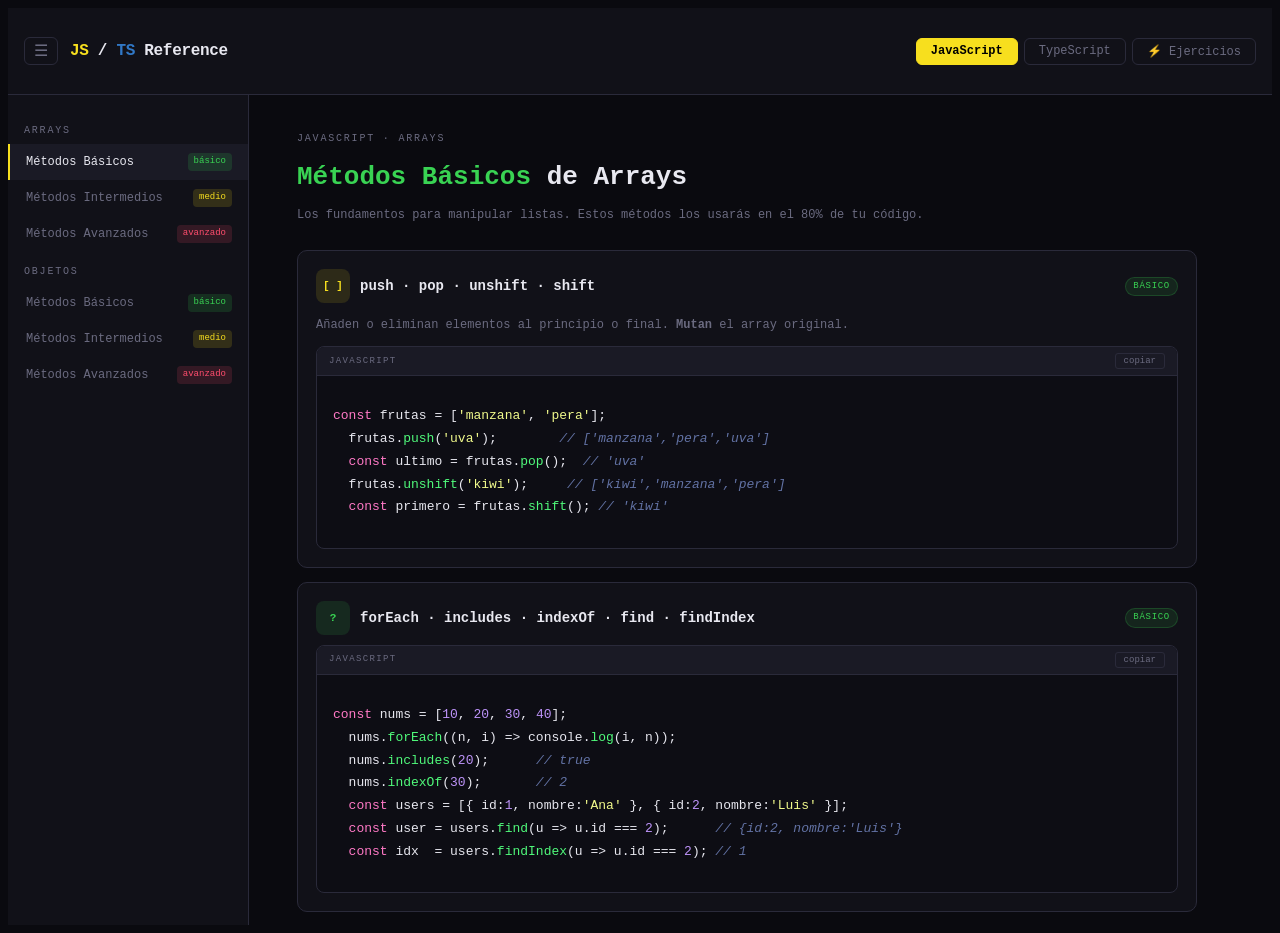
<file: js-ts-reference.html>
<!DOCTYPE html>
<html lang="en">

<head>
  <meta charset="UTF-8">
  <meta name="viewport" content="width=device-width, initial-scale=1.0">
  <title>JS / TS Reference — Arrays, Objetos, TypeScript, React y Next.js</title>
  <link rel="icon" href="./favicon.svg" type="image/svg+xml">
  <link rel="preconnect" href="https://fonts.googleapis.com">
  <link rel="preconnect" href="https://fonts.gstatic.com" crossorigin>
  <link href="https://fonts.googleapis.com/css2?family=Poppins:ital,wght@0,100;0,200;0,300;0,400;0,500;0,600;0,700;0,800;0,900;1,100;1,200;1,300;1,400;1,500;1,600;1,700;1,800;1,900&display=swap" rel="stylesheet">
  <link rel="stylesheet" href="style.css">
  <meta name="description" content="Guía interactiva de métodos de Arrays y Objetos en JavaScript, y patrones de TypeScript para React y Next.js. Con ejercicios de práctica, soluciones y explicaciones. Sin instalación, funciona offline.">
  <meta name="keywords" content="javascript, typescript, arrays, objetos, react, nextjs, métodos javascript, utility types, generics, hooks tipados, ejercicios javascript, aprender javascript, aprender typescript, referencia js, referencia ts">
  <meta name="author" content="jorgeDevCod">
  <meta name="robots" content="index, follow">
  <meta name="theme-color" content="#0a0a0f">
  <link rel="canonical" href="https://js-ts-reference.netlify.app/">
  
  <!-- ===== OPEN GRAPH (Facebook, LinkedIn, WhatsApp) ===== -->
  <meta property="og:type" content="website">
  <meta property="og:url" content="https://js-ts-reference.netlify.app/">
  <meta property="og:title" content="JS / TS Reference — Arrays, Objetos, TypeScript, React y Next.js">
  <meta property="og:description" content="Guía interactiva con teoría, ejemplos y ejercicios de JavaScript y TypeScript. Métodos de Arrays, Objetos, Generics, Utility Types, Hooks tipados, Next.js patterns y más.">
  <meta property="og:image" content="https://js-ts-reference.netlify.app/og-image.png">
  <meta property="og:image:width" content="1200">
  <meta property="og:image:height" content="630">
  <meta property="og:image:alt" content="JS / TS Reference — Guía interactiva de JavaScript y TypeScript">
  <meta property="og:locale" content="es_ES">
  <meta property="og:site_name" content="JS / TS Reference">
  
  <!-- ===== TWITTER CARD ===== -->
  <meta name="twitter:card" content="summary_large_image">
  <meta name="twitter:url" content="https://js-ts-reference.netlify.app/">
  <meta name="twitter:title" content="JS / TS Reference — Arrays, Objetos, TypeScript, React y Next.js">
  <meta name="twitter:description" content="Guía interactiva con teoría, ejemplos y ejercicios de JavaScript y TypeScript para React y Next.js. Funciona offline, sin instalación.">
  <meta name="twitter:image" content="https://js-ts-reference.netlify.app/og-image.png">
  <meta name="twitter:creator" content="@jorgeDevCod">
  <meta name="twitter:site" content="@jorgeDevCod">
  
  <!-- ===== PWA / MOBILE ===== -->
  <meta name="mobile-web-app-capable" content="yes">
  <meta name="apple-mobile-web-app-capable" content="yes">
  <meta name="apple-mobile-web-app-status-bar-style" content="black-translucent">
  <meta name="apple-mobile-web-app-title" content="JS/TS Ref">
  <meta name="application-name" content="JS/TS Reference">
  <meta name="format-detection" content="telephone=no">
</head>

<body>
  </head>

  <body>
    <header>
      <button class="toggle-btn" onclick="toggleSidebar()">☰</button>
      <div class="logo"><span class="js">JS</span> / <span class="ts">TS</span> Reference</div>
      <div class="tabs">
        <button class="main-tab act-js" onclick="switchTab('js',this)">JavaScript</button>
        <button class="main-tab" onclick="switchTab('ts',this)">TypeScript</button>
        <button class="main-tab" onclick="switchTab('ex',this)">⚡ Ejercicios</button>
      </div>
    </header>

    <div class="layout">
      <!-- SIDEBAR JS -->
      <aside id="sb-js">
        <div class="s-label">Arrays</div>
        <div class="s-item active" onclick="show('arr-bas',this)">Métodos Básicos <span class="badge b-bas">básico</span></div>
        <div class="s-item" onclick="show('arr-mid',this)">Métodos Intermedios <span class="badge b-mid">medio</span></div>
        <div class="s-item" onclick="show('arr-adv',this)">Métodos Avanzados <span class="badge b-adv">avanzado</span></div>
        <div class="s-label">Objetos</div>
        <div class="s-item" onclick="show('obj-bas',this)">Métodos Básicos <span class="badge b-bas">básico</span></div>
        <div class="s-item" onclick="show('obj-mid',this)">Métodos Intermedios <span class="badge b-mid">medio</span></div>
        <div class="s-item" onclick="show('obj-adv',this)">Métodos Avanzados <span class="badge b-adv">avanzado</span></div>
      </aside>

      <!-- SIDEBAR TS -->
      <aside id="sb-ts" style="display:none">
        <div class="s-label">TypeScript Core</div>
        <div class="s-item active tsm" onclick="show('ts-types',this)">Tipos &amp; Interfaces <span class="badge b-ts">TS</span></div>
        <div class="s-item" onclick="show('ts-gen',this)">Generics <span class="badge b-ts">TS</span></div>
        <div class="s-item" onclick="show('ts-util',this)">Utility Types <span class="badge b-ts">TS</span></div>
        <div class="s-label">React + Next.js</div>
        <div class="s-item" onclick="show('ts-react',this)">Hooks &amp; Componentes <span class="badge b-ts">React</span></div>
        <div class="s-item" onclick="show('ts-next',this)">Next.js Patterns <span class="badge b-ts">Next</span></div>
        <div class="s-item" onclick="show('ts-async',this)">Async &amp; Fetching <span class="badge b-ts">Async</span></div>
      </aside>

      <!-- SIDEBAR EX -->
      <aside id="sb-ex" style="display:none">
        <div class="s-label">Ejercicios JS</div>
        <div class="s-item active exm" onclick="showEx('ex-js',this)">Arrays &amp; Objetos <span class="badge b-ex">JS</span></div>
        <div class="s-label">Ejercicios TS</div>
        <div class="s-item" onclick="showEx('ex-ts',this)">TypeScript &amp; React <span class="badge b-ts">TS</span></div>
      </aside>

      <main>

        <!-- ===== ARRAYS BÁSICO ===== -->
        <div id="arr-bas" class="sec active">
          <div class="sec-eye">JavaScript · Arrays</div>
          <h1 class="sec-title"><span class="cg">Métodos Básicos</span> de Arrays</h1>
          <p class="sec-desc">Los fundamentos para manipular listas. Estos métodos los usarás en el 80% de tu código.</p>
          <div class="card">
            <div class="card-h">
              <div class="card-icon ij">[ ]</div>
              <div class="card-title">push · pop · unshift · shift</div><span class="tag t-bas">Básico</span>
            </div>
            <p class="card-desc">Añaden o eliminan elementos al principio o final. <strong>Mutan</strong> el array original.</p>
            <div class="cb">
              <div class="cb-head"><span class="cb-lang">javascript</span><button class="cp-btn" onclick="cp(this)">copiar</button></div>
              <pre><span class="kw">const</span> frutas = [<span class="st">'manzana'</span>, <span class="st">'pera'</span>];
  frutas.<span class="fn">push</span>(<span class="st">'uva'</span>);        <span class="cm">// ['manzana','pera','uva']</span>
  <span class="kw">const</span> ultimo = frutas.<span class="fn">pop</span>();  <span class="cm">// 'uva'</span>
  frutas.<span class="fn">unshift</span>(<span class="st">'kiwi'</span>);     <span class="cm">// ['kiwi','manzana','pera']</span>
  <span class="kw">const</span> primero = frutas.<span class="fn">shift</span>(); <span class="cm">// 'kiwi'</span></pre>
            </div>
          </div>
          <div class="card">
            <div class="card-h">
              <div class="card-icon ig">?</div>
              <div class="card-title">forEach · includes · indexOf · find · findIndex</div><span class="tag t-bas">Básico</span>
            </div>
            <div class="cb">
              <div class="cb-head"><span class="cb-lang">javascript</span><button class="cp-btn" onclick="cp(this)">copiar</button></div>
              <pre><span class="kw">const</span> nums = [<span class="nm">10</span>, <span class="nm">20</span>, <span class="nm">30</span>, <span class="nm">40</span>];
  nums.<span class="fn">forEach</span>((n, i) => console.<span class="fn">log</span>(i, n));
  nums.<span class="fn">includes</span>(<span class="nm">20</span>);      <span class="cm">// true</span>
  nums.<span class="fn">indexOf</span>(<span class="nm">30</span>);       <span class="cm">// 2</span>
  <span class="kw">const</span> users = [{ id:<span class="nm">1</span>, nombre:<span class="st">'Ana'</span> }, { id:<span class="nm">2</span>, nombre:<span class="st">'Luis'</span> }];
  <span class="kw">const</span> user = users.<span class="fn">find</span>(u => u.id === <span class="nm">2</span>);      <span class="cm">// {id:2, nombre:'Luis'}</span>
  <span class="kw">const</span> idx  = users.<span class="fn">findIndex</span>(u => u.id === <span class="nm">2</span>); <span class="cm">// 1</span></pre>
            </div>
          </div>
          <div class="card">
            <div class="card-h">
              <div class="card-icon ij">✂</div>
              <div class="card-title">slice · splice</div><span class="tag t-bas">Básico</span>
            </div>
            <div class="cb">
              <div class="cb-head"><span class="cb-lang">javascript</span><button class="cp-btn" onclick="cp(this)">copiar</button></div>
              <pre><span class="kw">const</span> letras = [<span class="st">'a'</span>,<span class="st">'b'</span>,<span class="st">'c'</span>,<span class="st">'d'</span>,<span class="st">'e'</span>];
  letras.<span class="fn">slice</span>(<span class="nm">1</span>, <span class="nm">3</span>);          <span class="cm">// ['b','c'] — NO muta</span>
  letras.<span class="fn">slice</span>(-<span class="nm">2</span>);             <span class="cm">// ['d','e']</span>
  letras.<span class="fn">splice</span>(<span class="nm">2</span>, <span class="nm">1</span>);          <span class="cm">// elimina 'c' — SÍ muta</span>
  letras.<span class="fn">splice</span>(<span class="nm">1</span>, <span class="nm">0</span>, <span class="st">'X'</span>);    <span class="cm">// inserta 'X' en índice 1</span></pre>
            </div>
          </div>
          <div class="card">
            <div class="card-h">
              <div class="card-icon ig">+</div>
              <div class="card-title">join · concat · spread · Array.from · isArray</div><span class="tag t-bas">Básico</span>
            </div>
            <div class="cb">
              <div class="cb-head"><span class="cb-lang">javascript</span><button class="cp-btn" onclick="cp(this)">copiar</button></div>
              <pre><span class="kw">const</span> a = [<span class="nm">1</span>,<span class="nm">2</span>], b = [<span class="nm">3</span>,<span class="nm">4</span>];
  [...a, ...b];                     <span class="cm">// [1,2,3,4]</span>
  [<span class="st">'Hola'</span>,<span class="st">'mundo'</span>].<span class="fn">join</span>(<span class="st">' '</span>);    <span class="cm">// 'Hola mundo'</span>
  <span class="ty">Array</span>.<span class="fn">from</span>(<span class="st">'hola'</span>);              <span class="cm">// ['h','o','l','a']</span>
  <span class="ty">Array</span>.<span class="fn">from</span>({length:<span class="nm">3</span>}, (_,i) => i); <span class="cm">// [0,1,2]</span>
  <span class="ty">Array</span>.<span class="fn">isArray</span>([<span class="nm">1</span>,<span class="nm">2</span>]);           <span class="cm">// true</span></pre>
            </div>
          </div>
        </div>

        <!-- ===== ARRAYS INTERMEDIO ===== -->
        <div id="arr-mid" class="sec">
          <div class="sec-eye">JavaScript · Arrays</div>
          <h1 class="sec-title"><span class="cj">Métodos Intermedios</span> de Arrays</h1>
          <p class="sec-desc">map, filter y reduce son la trinidad del trabajo moderno con datos.</p>
          <div class="card">
            <div class="card-h">
              <div class="card-icon ij">⟿</div>
              <div class="card-title">map() — Transformar</div><span class="tag t-mid">Medio</span>
            </div>
            <p class="card-desc">Transforma cada elemento y retorna un nuevo array del mismo tamaño. No muta. Fundamental en React para renderizar listas.</p>
            <div class="cb">
              <div class="cb-head"><span class="cb-lang">javascript</span><button class="cp-btn" onclick="cp(this)">copiar</button></div>
              <pre><span class="kw">const</span> precios = [<span class="nm">100</span>, <span class="nm">200</span>, <span class="nm">350</span>];
  <span class="kw">const</span> conDesc = precios.<span class="fn">map</span>(p => p * <span class="nm">0.9</span>); <span class="cm">// [90,180,315]</span>
  <span class="kw">const</span> productos = [
    { nombre:<span class="st">'Camisa'</span>, precio:<span class="nm">25</span> },
    { nombre:<span class="st">'Pantalón'</span>, precio:<span class="nm">50</span> }
  ];
  <span class="kw">const</span> etiquetas = productos.<span class="fn">map</span>(p => ({
    ...p, etiqueta: <span class="st">`${p.nombre} — €${p.precio}`</span>, caro: p.precio > <span class="nm">30</span>
  }));</pre>
            </div>
          </div>
          <div class="card">
            <div class="card-h">
              <div class="card-icon ig">▽</div>
              <div class="card-title">filter() — Filtrar</div><span class="tag t-mid">Medio</span>
            </div>
            <div class="cb">
              <div class="cb-head"><span class="cb-lang">javascript</span><button class="cp-btn" onclick="cp(this)">copiar</button></div>
              <pre><span class="kw">const</span> tareas = [
    { id:<span class="nm">1</span>, texto:<span class="st">'Diseñar'</span>, done:<span class="kw">true</span>  },
    { id:<span class="nm">2</span>, texto:<span class="st">'Codear'</span>,  done:<span class="kw">false</span> },
    { id:<span class="nm">3</span>, texto:<span class="st">'Testear'</span>, done:<span class="kw">false</span> },
  ];
  <span class="kw">const</span> pendientes = tareas.<span class="fn">filter</span>(t => !t.done);
  <span class="kw">const</span> textos = tareas.<span class="fn">filter</span>(t => !t.done).<span class="fn">map</span>(t => t.texto);
  <span class="cm">// ['Codear','Testear']</span>
  <span class="kw">const</span> sinPrimera = tareas.<span class="fn">filter</span>(t => t.id !== <span class="nm">1</span>);</pre>
            </div>
          </div>
          <div class="card">
            <div class="card-h">
              <div class="card-icon ir">∑</div>
              <div class="card-title">reduce() — Acumular</div><span class="tag t-mid">Medio</span>
            </div>
            <div class="cb">
              <div class="cb-head"><span class="cb-lang">javascript</span><button class="cp-btn" onclick="cp(this)">copiar</button></div>
              <pre><span class="kw">const</span> nums = [<span class="nm">1</span>,<span class="nm">2</span>,<span class="nm">3</span>,<span class="nm">4</span>,<span class="nm">5</span>];
  <span class="kw">const</span> suma = nums.<span class="fn">reduce</span>((acc, n) => acc + n, <span class="nm">0</span>); <span class="cm">// 15</span>
  <span class="kw">const</span> items = [
    { tipo:<span class="st">'fruta'</span>, nombre:<span class="st">'manzana'</span> },
    { tipo:<span class="st">'vegetal'</span>, nombre:<span class="st">'zanahoria'</span> },
    { tipo:<span class="st">'fruta'</span>, nombre:<span class="st">'pera'</span> },
  ];
  <span class="kw">const</span> porTipo = items.<span class="fn">reduce</span>((acc, item) => {
    <span class="kw">if</span> (!acc[item.tipo]) acc[item.tipo] = [];
    acc[item.tipo].<span class="fn">push</span>(item.nombre);
    <span class="kw">return</span> acc;
  }, {});
  <span class="cm">// { fruta:['manzana','pera'], vegetal:['zanahoria'] }</span></pre>
            </div>
          </div>
          <div class="card">
            <div class="card-h">
              <div class="card-icon ij">⇅</div>
              <div class="card-title">sort · some · every</div><span class="tag t-mid">Medio</span>
            </div>
            <div class="cb">
              <div class="cb-head"><span class="cb-lang">javascript</span><button class="cp-btn" onclick="cp(this)">copiar</button></div>
              <pre><span class="kw">const</span> nums = [<span class="nm">3</span>,<span class="nm">1</span>,<span class="nm">4</span>,<span class="nm">1</span>,<span class="nm">5</span>];
  [...nums].<span class="fn">sort</span>((a,b) => a-b); <span class="cm">// [1,1,3,4,5] asc</span>
  [...nums].<span class="fn">sort</span>((a,b) => b-a); <span class="cm">// [5,4,3,1,1] desc</span>
  nums.<span class="fn">some</span>(n => n > <span class="nm">4</span>);         <span class="cm">// true</span>
  nums.<span class="fn">every</span>(n => n > <span class="nm">0</span>);        <span class="cm">// true</span></pre>
            </div>
          </div>
        </div>

        <!-- ===== ARRAYS AVANZADO ===== -->
        <div id="arr-adv" class="sec">
          <div class="sec-eye">JavaScript · Arrays</div>
          <h1 class="sec-title"><span class="cr">Métodos Avanzados</span> de Arrays</h1>
          <p class="sec-desc">flat, flatMap, Set, Map, groupBy y composición funcional.</p>
          <div class="card">
            <div class="card-h">
              <div class="card-icon ir">⇢</div>
              <div class="card-title">flat · flatMap</div><span class="tag t-adv">Avanzado</span>
            </div>
            <div class="cb">
              <div class="cb-head"><span class="cb-lang">javascript</span><button class="cp-btn" onclick="cp(this)">copiar</button></div>
              <pre>[<span class="nm">1</span>,[<span class="nm">2</span>,[<span class="nm">3</span>]]].<span class="fn">flat</span>();          <span class="cm">// [1,2,[3]]</span>
  [<span class="nm">1</span>,[<span class="nm">2</span>,[<span class="nm">3</span>]]].<span class="fn">flat</span>(Infinity);  <span class="cm">// [1,2,3]</span>
  <span class="kw">const</span> oraciones = [<span class="st">'Hola mundo'</span>, <span class="st">'JS es genial'</span>];
  oraciones.<span class="fn">flatMap</span>(s => s.<span class="fn">split</span>(<span class="st">' '</span>));
  <span class="cm">// ['Hola','mundo','JS','es','genial']</span>
  <span class="kw">const</span> posts = [
    { titulo:<span class="st">'React'</span>, tags:[<span class="st">'js'</span>,<span class="st">'frontend'</span>] },
    { titulo:<span class="st">'TS'</span>,    tags:[<span class="st">'ts'</span>,<span class="st">'js'</span>] },
  ];
  posts.<span class="fn">flatMap</span>(p => p.tags); <span class="cm">// ['js','frontend','ts','js']</span></pre>
            </div>
          </div>
          <div class="card">
            <div class="card-h">
              <div class="card-icon ir">⊞</div>
              <div class="card-title">Set · Map · eliminar duplicados</div><span class="tag t-adv">Avanzado</span>
            </div>
            <div class="cb">
              <div class="cb-head"><span class="cb-lang">javascript</span><button class="cp-btn" onclick="cp(this)">copiar</button></div>
              <pre><span class="kw">const</span> tags = [<span class="st">'js'</span>,<span class="st">'ts'</span>,<span class="st">'js'</span>,<span class="st">'react'</span>];
  <span class="kw">const</span> unicos = [...<span class="kw">new</span> <span class="fn">Set</span>(tags)]; <span class="cm">// ['js','ts','react']</span>
  <span class="kw">const</span> dedup = (arr, key) =>
    [...<span class="kw">new</span> <span class="fn">Map</span>(arr.<span class="fn">map</span>(i => [i[key], i])).<span class="fn">values</span>()];
  <span class="ty">Object</span>.<span class="fn">groupBy</span>(
    [{ cat:<span class="st">'ropa'</span>, n:<span class="st">'camisa'</span> }, { cat:<span class="st">'tech'</span>, n:<span class="st">'laptop'</span> }],
    p => p.cat
  ); <span class="cm">// { ropa:[...], tech:[...] }</span></pre>
            </div>
          </div>
          <div class="card">
            <div class="card-h">
              <div class="card-icon ip">∘</div>
              <div class="card-title">Composición funcional — pipeline</div><span class="tag t-adv">Avanzado</span>
            </div>
            <div class="cb">
              <div class="cb-head"><span class="cb-lang">javascript</span><button class="cp-btn" onclick="cp(this)">copiar</button></div>
              <pre><span class="kw">const</span> ventas = [
    { vendedor:<span class="st">'Ana'</span>,  region:<span class="st">'norte'</span>, monto:<span class="nm">300</span> },
    { vendedor:<span class="st">'Luis'</span>, region:<span class="st">'sur'</span>,   monto:<span class="nm">150</span> },
    { vendedor:<span class="st">'Ana'</span>,  region:<span class="st">'norte'</span>, monto:<span class="nm">450</span> },
  ];
  <span class="kw">const</span> reporte = ventas
    .<span class="fn">filter</span>(v => v.region === <span class="st">'norte'</span>)
    .<span class="fn">reduce</span>((acc, v) => {
      <span class="kw">const</span> e = acc.<span class="fn">find</span>(a => a.vendedor === v.vendedor);
      <span class="kw">if</span> (e) e.total += v.monto;
      <span class="kw">else</span> acc.<span class="fn">push</span>({ vendedor: v.vendedor, total: v.monto });
      <span class="kw">return</span> acc;
    }, [])
    .<span class="fn">sort</span>((a,b) => b.total - a.total)
    .<span class="fn">map</span>(a => <span class="st">`${a.vendedor}: €${a.total}`</span>);
  <span class="cm">// ['Ana: €750']</span></pre>
            </div>
            <div class="out"><span class="out-lbl">resultado</span>['Ana: €750']</div>
          </div>
        </div>

        <!-- ===== OBJETOS BÁSICO ===== -->
        <div id="obj-bas" class="sec">
          <div class="sec-eye">JavaScript · Objetos</div>
          <h1 class="sec-title"><span class="cg">Métodos Básicos</span> de Objetos</h1>
          <p class="sec-desc">Acceso, creación y transformación básica de objetos.</p>
          <div class="card">
            <div class="card-h">
              <div class="card-icon ij">{}</div>
              <div class="card-title">keys · values · entries · fromEntries</div><span class="tag t-bas">Básico</span>
            </div>
            <div class="cb">
              <div class="cb-head"><span class="cb-lang">javascript</span><button class="cp-btn" onclick="cp(this)">copiar</button></div>
              <pre><span class="kw">const</span> persona = { nombre:<span class="st">'Ana'</span>, edad:<span class="nm">28</span>, ciudad:<span class="st">'Madrid'</span> };
  <span class="ty">Object</span>.<span class="fn">keys</span>(persona);    <span class="cm">// ['nombre','edad','ciudad']</span>
  <span class="ty">Object</span>.<span class="fn">values</span>(persona);  <span class="cm">// ['Ana',28,'Madrid']</span>
  <span class="ty">Object</span>.<span class="fn">entries</span>(persona).<span class="fn">forEach</span>(([k,v]) => console.<span class="fn">log</span>(<span class="st">`${k}: ${v}`</span>));
  <span class="kw">const</span> mayus = <span class="ty">Object</span>.<span class="fn">fromEntries</span>(
    <span class="ty">Object</span>.<span class="fn">entries</span>(persona).<span class="fn">map</span>(([k,v]) => [k, <span class="ty">String</span>(v).<span class="fn">toUpperCase</span>()])
  );</pre>
            </div>
          </div>
          <div class="card">
            <div class="card-h">
              <div class="card-icon ig">⊕</div>
              <div class="card-title">Spread · Destructuring · Optional chaining</div><span class="tag t-bas">Básico</span>
            </div>
            <div class="cb">
              <div class="cb-head"><span class="cb-lang">javascript</span><button class="cp-btn" onclick="cp(this)">copiar</button></div>
              <pre><span class="kw">const</span> user = { id:<span class="nm">1</span>, nombre:<span class="st">'Ana'</span>, rol:<span class="st">'admin'</span> };
  <span class="kw">const</span> actualizado = { ...user, nombre:<span class="st">'Ana García'</span> };
  <span class="kw">const</span> { rol, ...sinRol } = user;        <span class="cm">// elimina rol</span>
  <span class="kw">const</span> { nombre: alias, rol = <span class="st">'viewer'</span> } = user;
  <span class="kw">const</span> datos = { config: <span class="kw">null</span> };
  datos?.config?.tema;              <span class="cm">// undefined — no lanza error</span>
  datos?.config?.tema ?? <span class="st">'dark'</span>;  <span class="cm">// 'dark'</span></pre>
            </div>
          </div>
        </div>

        <!-- ===== OBJETOS INTERMEDIO ===== -->
        <div id="obj-mid" class="sec">
          <div class="sec-eye">JavaScript · Objetos</div>
          <h1 class="sec-title"><span class="cj">Métodos Intermedios</span> de Objetos</h1>
          <p class="sec-desc">Clonación profunda, fusión, getters y setters.</p>
          <div class="card">
            <div class="card-h">
              <div class="card-icon ij">⊡</div>
              <div class="card-title">structuredClone · Object.assign</div><span class="tag t-mid">Medio</span>
            </div>
            <div class="cb">
              <div class="cb-head"><span class="cb-lang">javascript</span><button class="cp-btn" onclick="cp(this)">copiar</button></div>
              <pre><span class="kw">const</span> config = { db: { host:<span class="st">'localhost'</span>, port:<span class="nm">5432</span> } };
  <span class="kw">const</span> shallow = { ...config };
  shallow.db.host = <span class="st">'prod'</span>; <span class="cm">// ❌ también cambia config!</span>
  <span class="kw">const</span> deep = <span class="fn">structuredClone</span>(config);
  deep.db.host = <span class="st">'prod'</span>;   <span class="cm">// ✅ config intacto</span>
  <span class="kw">const</span> merged = <span class="ty">Object</span>.<span class="fn">assign</span>({},
    { tema:<span class="st">'dark'</span>, idioma:<span class="st">'es'</span> },
    { tema:<span class="st">'light'</span> }
  ); <span class="cm">// { tema:'light', idioma:'es' }</span></pre>
            </div>
          </div>
          <div class="card">
            <div class="card-h">
              <div class="card-icon ig">get/set</div>
              <div class="card-title">Getters y Setters</div><span class="tag t-mid">Medio</span>
            </div>
            <div class="cb">
              <div class="cb-head"><span class="cb-lang">javascript</span><button class="cp-btn" onclick="cp(this)">copiar</button></div>
              <pre><span class="kw">const</span> persona = {
    nombre:<span class="st">'Ana'</span>, apellido:<span class="st">'García'</span>,
    <span class="kw">get</span> <span class="fn">nombreCompleto</span>() { <span class="kw">return</span> <span class="st">`${this.nombre} ${this.apellido}`</span>; },
    <span class="kw">set</span> <span class="fn">nombreCompleto</span>(val) { [this.nombre, this.apellido] = val.<span class="fn">split</span>(<span class="st">' '</span>); }
  };
  persona.nombreCompleto;           <span class="cm">// 'Ana García'</span>
  persona.nombreCompleto = <span class="st">'Luis Pérez'</span>;
  persona.nombre;                   <span class="cm">// 'Luis'</span></pre>
            </div>
          </div>
        </div>

        <!-- ===== OBJETOS AVANZADO ===== -->
        <div id="obj-adv" class="sec">
          <div class="sec-eye">JavaScript · Objetos</div>
          <h1 class="sec-title"><span class="cr">Métodos Avanzados</span> de Objetos</h1>
          <p class="sec-desc">freeze, seal, defineProperty, Proxy y Object.create.</p>
          <div class="card">
            <div class="card-h">
              <div class="card-icon ir">⊛</div>
              <div class="card-title">freeze · seal · defineProperty</div><span class="tag t-adv">Avanzado</span>
            </div>
            <div class="cb">
              <div class="cb-head"><span class="cb-lang">javascript</span><button class="cp-btn" onclick="cp(this)">copiar</button></div>
              <pre><span class="kw">const</span> CFG = <span class="ty">Object</span>.<span class="fn">freeze</span>({ api:<span class="st">'https://api.com'</span>, v:<span class="nm">2</span> });
  CFG.v = <span class="nm">3</span>; <span class="cm">// silently fails</span>
  <span class="kw">const</span> obj = <span class="ty">Object</span>.<span class="fn">seal</span>({ nombre:<span class="st">'Ana'</span> });
  obj.nombre = <span class="st">'Luis'</span>; <span class="cm">// ✅ cambia valor</span>
  obj.edad   = <span class="nm">30</span>;    <span class="cm">// ❌ no añade</span>
  <span class="kw">const</span> user = {};
  <span class="ty">Object</span>.<span class="fn">defineProperty</span>(user, <span class="st">'id'</span>, {
    <span class="kw">get</span>() { <span class="kw">return</span> <span class="st">'USR-001'</span>; },
    enumerable:<span class="kw">true</span>, configurable:<span class="kw">false</span>, writable:<span class="kw">false</span>
  });</pre>
            </div>
          </div>
          <div class="card">
            <div class="card-h">
              <div class="card-icon ip">⟡</div>
              <div class="card-title">Proxy · Object.create</div><span class="tag t-adv">Avanzado</span>
            </div>
            <div class="cb">
              <div class="cb-head"><span class="cb-lang">javascript</span><button class="cp-btn" onclick="cp(this)">copiar</button></div>
              <pre><span class="kw">const</span> persona = <span class="kw">new</span> <span class="fn">Proxy</span>({}, {
    <span class="fn">set</span>(target, prop, value) {
      <span class="kw">if</span> (prop === <span class="st">'edad'</span> && <span class="kw">typeof</span> value !== <span class="st">'number'</span>)
        <span class="kw">throw new</span> <span class="fn">TypeError</span>(<span class="st">'edad debe ser número'</span>);
      target[prop] = value; <span class="kw">return</span> <span class="kw">true</span>;
    }
  });
  persona.edad = <span class="nm">25</span>;    <span class="cm">// ✅</span>
  persona.edad = <span class="st">'25'</span>;  <span class="cm">// ❌ TypeError</span>
  <span class="kw">const</span> animal = { <span class="fn">hablar</span>() { <span class="kw">return</span> <span class="st">`Soy ${this.nombre}`</span>; } };
  <span class="kw">const</span> perro = <span class="ty">Object</span>.<span class="fn">create</span>(animal);
  perro.nombre = <span class="st">'Rex'</span>;
  perro.<span class="fn">hablar</span>(); <span class="cm">// 'Soy Rex'</span></pre>
            </div>
          </div>
        </div>

        <!-- ===== TS TIPOS ===== -->
        <div id="ts-types" class="sec">
          <div class="sec-eye">TypeScript · Core</div>
          <h1 class="sec-title"><span class="ct">Tipos</span> e <span class="ct">Interfaces</span></h1>
          <div class="card">
            <div class="card-h">
              <div class="card-icon it">T</div>
              <div class="card-title">type vs interface · as const · satisfies · keyof</div><span class="tag t-ts">TypeScript</span>
            </div>
            <div class="cb">
              <div class="cb-head"><span class="cb-lang">typescript</span><button class="cp-btn" onclick="cp(this)">copiar</button></div>
              <pre><span class="kw">interface</span> <span class="ty">User</span> {
    id: <span class="ty">number</span>; nombre: <span class="ty">string</span>; email: <span class="ty">string</span>;
    avatar?: <span class="ty">string</span>; <span class="kw">readonly</span> createdAt: <span class="ty">Date</span>;
  }
  <span class="kw">interface</span> <span class="ty">Admin</span> <span class="kw">extends</span> <span class="ty">User</span> { permisos: <span class="ty">string</span>[]; }
  <span class="kw">type</span> <span class="ty">Status</span> = <span class="st">'activo'</span> | <span class="st">'inactivo'</span> | <span class="st">'pendiente'</span>;
  <span class="kw">type</span> <span class="ty">UserWithStatus</span> = <span class="ty">User</span> & { status: <span class="ty">Status</span> };
  <span class="kw">const</span> ROUTES = { home:<span class="st">'/'</span>, users:<span class="st">'/users'</span> } <span class="kw">as const</span>;
  <span class="kw">type</span> <span class="ty">Route</span> = <span class="kw">typeof</span> ROUTES[<span class="kw">keyof typeof</span> ROUTES];
  <span class="cm">// '/' | '/users'</span>
  <span class="kw">const</span> cfg = { puerto:<span class="nm">3000</span> } <span class="kw">satisfies</span> { puerto: <span class="ty">number</span> };
  cfg.puerto.<span class="fn">toFixed</span>(); <span class="cm">// ✅ TS sabe que es number</span></pre>
            </div>
          </div>
        </div>

        <!-- ===== TS GENERICS ===== -->
        <div id="ts-gen" class="sec">
          <div class="sec-eye">TypeScript · Core</div>
          <h1 class="sec-title"><span class="ct">Generics</span></h1>
          <div class="card">
            <div class="card-h">
              <div class="card-icon it">⟨T⟩</div>
              <div class="card-title">Funciones genéricas · fetch tipado · hook genérico</div><span class="tag t-ts">TypeScript</span>
            </div>
            <div class="cb">
              <div class="cb-head"><span class="cb-lang">typescript</span><button class="cp-btn" onclick="cp(this)">copiar</button></div>
              <pre><span class="kw">function</span> <span class="fn">primero</span><<span class="ty">T</span>>(arr: <span class="ty">T</span>[]): <span class="ty">T</span> | <span class="kw">undefined</span> { <span class="kw">return</span> arr[<span class="nm">0</span>]; }
  <span class="kw">async function</span> <span class="fn">fetchData</span><<span class="ty">T</span>>(url: <span class="ty">string</span>): <span class="ty">Promise</span><<span class="ty">T</span>> {
    <span class="kw">const</span> res = <span class="kw">await</span> <span class="fn">fetch</span>(url);
    <span class="kw">if</span> (!res.ok) <span class="kw">throw new</span> <span class="fn">Error</span>(<span class="st">`HTTP ${res.status}`</span>);
    <span class="kw">return</span> res.<span class="fn">json</span>() <span class="kw">as</span> <span class="ty">Promise</span><<span class="ty">T</span>>;
  }
  <span class="kw">function</span> <span class="fn">useList</span><<span class="ty">T</span> <span class="kw">extends</span> { id: <span class="ty">number</span> }>() {
    <span class="kw">const</span> [items, setItems] = <span class="fn">useState</span><<span class="ty">T</span>[]>([]);
    <span class="kw">const</span> add    = (item: <span class="ty">T</span>) => setItems(p => [...p, item]);
    <span class="kw">const</span> remove = (id: <span class="ty">number</span>) => setItems(p => p.<span class="fn">filter</span>(i => i.id !== id));
    <span class="kw">const</span> update = (id: <span class="ty">number</span>, ch: <span class="ty">Partial</span><<span class="ty">T</span>>) =>
      setItems(p => p.<span class="fn">map</span>(i => i.id === id ? { ...i, ...ch } : i));
    <span class="kw">return</span> { items, add, remove, update };
  }</pre>
            </div>
          </div>
        </div>

        <!-- ===== TS UTILITY ===== -->
        <div id="ts-util" class="sec">
          <div class="sec-eye">TypeScript · Core</div>
          <h1 class="sec-title"><span class="ct">Utility Types</span></h1>
          <div class="card">
            <div class="card-h">
              <div class="card-icon it">⊘</div>
              <div class="card-title">Partial · Required · Pick · Omit · Record · ReturnType · infer</div><span class="tag t-ts">TypeScript</span>
            </div>
            <div class="cb">
              <div class="cb-head"><span class="cb-lang">typescript</span><button class="cp-btn" onclick="cp(this)">copiar</button></div>
              <pre><span class="kw">type</span> <span class="ty">UserUpdate</span>  = <span class="ty">Partial</span><<span class="ty">User</span>>;
  <span class="kw">type</span> <span class="ty">UserCard</span>    = <span class="ty">Pick</span><<span class="ty">User</span>, <span class="st">'nombre'</span> | <span class="st">'avatar'</span>>;
  <span class="kw">type</span> <span class="ty">UserPublic</span>  = <span class="ty">Omit</span><<span class="ty">User</span>, <span class="st">'email'</span>>;
  <span class="kw">type</span> <span class="ty">Cache</span>       = <span class="ty">Record</span><<span class="ty">string</span>, <span class="ty">User</span>>;
  <span class="kw">type</span> <span class="ty">UserData</span>    = <span class="ty">Awaited</span><<span class="ty">ReturnType</span><<span class="kw">typeof</span> getUser>>;
  <span class="kw">type</span> <span class="ty">UnwrapArr</span><<span class="ty">T</span>> = T <span class="kw">extends</span> (<span class="kw">infer</span> <span class="ty">U</span>)[] ? <span class="ty">U</span> : <span class="ty">T</span>;
  <span class="kw">type</span> <span class="ty">A</span> = <span class="ty">UnwrapArr</span><<span class="ty">string</span>[]>;  <span class="cm">// string</span>
  <span class="kw">type</span> <span class="ty">B</span> = <span class="ty">UnwrapArr</span><<span class="ty">number</span>>;    <span class="cm">// number</span></pre>
            </div>
          </div>
        </div>

        <!-- ===== TS REACT ===== -->
        <div id="ts-react" class="sec">
          <div class="sec-eye">TypeScript · React</div>
          <h1 class="sec-title"><span class="ct">Hooks</span> y <span class="ct">Componentes</span></h1>
          <div class="card">
            <div class="card-h">
              <div class="card-icon it">⊛</div>
              <div class="card-title">useState · useRef · useReducer · Eventos · children</div><span class="tag t-re">React</span>
            </div>
            <div class="cb">
              <div class="cb-head"><span class="cb-lang">typescript</span><button class="cp-btn" onclick="cp(this)">copiar</button></div>
              <pre><span class="kw">const</span> [user, setUser]   = <span class="fn">useState</span><<span class="ty">User</span> | <span class="kw">null</span>>(null);
  <span class="kw">const</span> inputRef = <span class="fn">useRef</span><<span class="ty">HTMLInputElement</span>>(null);
  inputRef.current?.<span class="fn">focus</span>();
  <span class="kw">type</span> <span class="ty">Action</span> = { type:<span class="st">'inc'</span> } | { type:<span class="st">'reset'</span>; payload:<span class="ty">number</span> };
  <span class="kw">function</span> <span class="fn">reducer</span>(s:<span class="ty">number</span>, a:<span class="ty">Action</span>):<span class="ty">number</span> {
    <span class="kw">switch</span>(a.type){ <span class="kw">case</span> <span class="st">'inc'</span>: <span class="kw">return</span> s+<span class="nm">1</span>; <span class="kw">case</span> <span class="st">'reset'</span>: <span class="kw">return</span> a.payload; }
  }
  <span class="kw">const</span> onChange = (e: <span class="ty">ChangeEvent</span><<span class="ty">HTMLInputElement</span>>) => e.target.value;
  <span class="kw">interface</span> <span class="ty">CardProps</span> { children: <span class="ty">React.ReactNode</span>; title: <span class="ty">string</span>; }
  <span class="kw">interface</span> <span class="ty">InputProps</span> <span class="kw">extends</span> <span class="ty">ComponentProps</span><<span class="st">'input'</span>> { label: <span class="ty">string</span>; }</pre>
            </div>
          </div>
        </div>

        <!-- ===== TS NEXT ===== -->
        <div id="ts-next" class="sec">
          <div class="sec-eye">TypeScript · Next.js</div>
          <h1 class="sec-title"><span class="ct">Next.js</span> <span class="cp">Patterns</span></h1>
          <div class="card">
            <div class="card-h">
              <div class="card-icon it">▲</div>
              <div class="card-title">Page props · Server Actions · Route Handlers · Zod</div><span class="tag t-nx">Next.js</span>
            </div>
            <div class="cb">
              <div class="cb-head"><span class="cb-lang">typescript</span><button class="cp-btn" onclick="cp(this)">copiar</button></div>
              <pre><span class="kw">interface</span> <span class="ty">PageProps</span> { params: { id:<span class="ty">string</span> }; searchParams: Record<<span class="ty">string</span>, <span class="ty">string</span> | <span class="kw">undefined</span>>; }
  <span class="kw">const</span> PostSchema = z.<span class="fn">object</span>({ titulo: z.<span class="fn">string</span>().<span class="fn">min</span>(<span class="nm">3</span>), contenido: z.<span class="fn">string</span>().<span class="fn">min</span>(<span class="nm">10</span>) });
  <span class="kw">type</span> <span class="ty">PostInput</span> = z.<span class="fn">infer</span><<span class="kw">typeof</span> PostSchema>;
  <span class="kw">type</span> <span class="ty">Result</span><<span class="ty">T</span>> = { ok:<span class="kw">true</span>; data:<span class="ty">T</span> } | { ok:<span class="kw">false</span>; error:<span class="ty">string</span> };
  <span class="kw">export async function</span> <span class="fn">createPost</span>(raw: <span class="kw">unknown</span>): <span class="ty">Promise</span><<span class="ty">Result</span><<span class="ty">Post</span>>> {
    <span class="kw">const</span> p = PostSchema.<span class="fn">safeParse</span>(raw);
    <span class="kw">if</span> (!p.success) <span class="kw">return</span> { ok:<span class="kw">false</span>, error: p.error.<span class="fn">flatten</span>().<span class="fn">toString</span>() };
    <span class="kw">const</span> post = <span class="kw">await</span> db.post.<span class="fn">create</span>(p.data);
    <span class="fn">revalidatePath</span>(<span class="st">'/posts'</span>);
    <span class="kw">return</span> { ok:<span class="kw">true</span>, data: post };
  }
  <span class="kw">export async function</span> <span class="fn">GET</span>(req:<span class="ty">NextRequest</span>, {params}:{params:{id:<span class="ty">string</span>}}) {
    <span class="kw">const</span> user = <span class="kw">await</span> db.<span class="fn">findUser</span>(<span class="ty">Number</span>(params.id));
    <span class="kw">if</span> (!user) <span class="kw">return</span> <span class="ty">NextResponse</span>.<span class="fn">json</span>({error:<span class="st">'Not found'</span>},{status:<span class="nm">404</span>});
    <span class="kw">return</span> <span class="ty">NextResponse</span>.<span class="fn">json</span>(user);
  }</pre>
            </div>
          </div>
        </div>

        <!-- ===== TS ASYNC ===== -->
        <div id="ts-async" class="sec">
          <div class="sec-eye">TypeScript · Async</div>
          <h1 class="sec-title"><span class="ct">Async</span> y <span class="cp">Data Fetching</span></h1>
          <div class="card">
            <div class="card-h">
              <div class="card-icon it">⟳</div>
              <div class="card-title">Promise.all · allSettled · React Query · Patrón Result</div><span class="tag t-ts">TypeScript</span>
            </div>
            <div class="cb">
              <div class="cb-head"><span class="cb-lang">typescript</span><button class="cp-btn" onclick="cp(this)">copiar</button></div>
              <pre><span class="kw">const</span> [users, posts] = <span class="kw">await</span> <span class="ty">Promise</span>.<span class="fn">all</span>([
    <span class="fn">fetchData</span><<span class="ty">User</span>[]>(<span class="st">'/api/users'</span>), <span class="fn">fetchData</span><<span class="ty">Post</span>[]>(<span class="st">'/api/posts'</span>)
  ]);
  <span class="kw">const</span> { data, isLoading } = <span class="fn">useQuery</span><<span class="ty">User</span>[], <span class="ty">Error</span>>({
    queryKey: [<span class="st">'users'</span>], queryFn: () => <span class="fn">fetchData</span><<span class="ty">User</span>[]>(<span class="st">'/api/users'</span>)
  });
  <span class="kw">async function</span> <span class="fn">safe</span><<span class="ty">T</span>>(fn: () => <span class="ty">Promise</span><<span class="ty">T</span>>): <span class="ty">Promise</span><<span class="ty">Result</span><<span class="ty">T</span>>> {
    <span class="kw">try</span> { <span class="kw">return</span> { ok:<span class="kw">true</span>, data: <span class="kw">await</span> <span class="fn">fn</span>() }; }
    <span class="kw">catch</span>(e) { <span class="kw">return</span> { ok:<span class="kw">false</span>, error: (e <span class="kw">as</span> <span class="ty">Error</span>).message }; }
  }</pre>
            </div>
          </div>
        </div>

        <!-- ===== EJERCICIOS JS ===== -->
        <div id="ex-js" class="sec">
          <div class="sec-eye">Ejercicios · JavaScript</div>
          <h1 class="sec-title"><span class="cr">Practica</span> Arrays &amp; Objetos</h1>
          <p class="sec-desc">Resuelve cada ejercicio antes de ver la solución. Abre el desplegable de explicación para entender el proceso.</p>

          <div class="ex-filter">
            <button class="ex-filter-btn on-all" onclick="filterEx('all',this)">Todos</button>
            <button class="ex-filter-btn" onclick="filterEx('bas',this)">Básico</button>
            <button class="ex-filter-btn" onclick="filterEx('mid',this)">Intermedio</button>
            <button class="ex-filter-btn" onclick="filterEx('adv',this)">Avanzado</button>
          </div>

          <!-- EJ 1 -->
          <div class="ex-card" data-level="bas">
            <div class="ex-header">
              <div class="ex-num bas">1</div>
              <div class="ex-info">
                <div class="ex-title">Invertir un array sin usar .reverse()</div>
                <div class="ex-desc">Dado un array de números, devuelve uno nuevo con los elementos en orden inverso. No mutes el original.</div>
                <div class="ex-tags"><span class="tag t-bas">Básico</span><span class="tag t-bas">Arrays</span></div>
              </div>
            </div>
            <div class="ex-body">
              <div class="ex-starter">
                <span class="ex-starter-lbl">código de inicio</span>
                <pre style="padding:0;border:none;background:transparent"><span class="kw">const</span> nums = [<span class="nm">1</span>, <span class="nm">2</span>, <span class="nm">3</span>, <span class="nm">4</span>, <span class="nm">5</span>];
  
  <span class="kw">function</span> <span class="fn">invertir</span>(arr) {
    <span class="cm">// tu código aquí</span>
  }
  
  console.<span class="fn">log</span>(<span class="fn">invertir</span>(nums)); <span class="cm">// [5,4,3,2,1]</span>
  console.<span class="fn">log</span>(nums);           <span class="cm">// [1,2,3,4,5] — sin cambios</span></pre>
              </div>
              <div class="toggles">
                <button class="tog-btn" onclick="togglePanel(this,'sol-1')"><span>✓ Ver solución</span><span class="tog-arrow">▼</span></button>
                <button class="tog-btn" onclick="togglePanel(this,'exp-1')"><span>💡 Explicación</span><span class="tog-arrow">▼</span></button>
              </div>
              <div id="sol-1" class="tog-panel sol-panel">
                <div class="cb" style="border:none;border-radius:0">
                  <div class="cb-head"><span class="cb-lang">solución</span><button class="cp-btn" onclick="cp(this)">copiar</button></div>
                  <pre><span class="kw">function</span> <span class="fn">invertir</span>(arr) {
    <span class="kw">return</span> [...arr].<span class="fn">reduce</span>((acc, item) => [item, ...acc], []);
  }
  
  <span class="cm">// Alternativa con slice + sort:</span>
  <span class="kw">const</span> invertir2 = arr => arr.<span class="fn">slice</span>().<span class="fn">sort</span>((_, __, i) => -<span class="nm">1</span>);
  
  <span class="cm">// Alternativa con índices:</span>
  <span class="kw">const</span> invertir3 = arr =>
    <span class="ty">Array</span>.<span class="fn">from</span>({ length: arr.length }, (_, i) => arr[arr.length - <span class="nm">1</span> - i]);</pre>
                </div>
              </div>
              <div id="exp-1" class="tog-panel exp-panel">
                <div class="exp-panel-inner">
                  <strong>¿Por qué usar [...arr] o slice()?</strong><br>
                  Si hicieras <code>arr.sort()</code> directamente estarías mutando el original. Hacer una copia primero con spread o <code>slice()</code> es el patrón correcto para trabajar de forma inmutable.<br><br>
                  <strong>La solución con reduce:</strong><br>
                  <ul>
                    <li>Empieza con un acumulador vacío <code>[]</code></li>
                    <li>En cada iteración pone el elemento <strong>al inicio</strong> del acumulador con <code>[item, ...acc]</code></li>
                    <li>El resultado natural es el array invertido</li>
                  </ul>
                  <strong>Concepto clave:</strong> <code>Array.from({length: n}, fn)</code> crea un array de longitud <code>n</code> llenándolo con la función. El segundo parámetro recibe <code>(valor, índice)</code>.
                </div>
              </div>
            </div>
          </div>

          <!-- EJ 2 -->
          <div class="ex-card" data-level="bas">
            <div class="ex-header">
              <div class="ex-num bas">2</div>
              <div class="ex-info">
                <div class="ex-title">Contar frecuencia de palabras</div>
                <div class="ex-desc">Dada una frase, devuelve un objeto donde cada clave es una palabra y su valor es cuántas veces aparece.</div>
                <div class="ex-tags"><span class="tag t-bas">Básico</span><span class="tag t-bas">Objetos</span></div>
              </div>
            </div>
            <div class="ex-body">
              <div class="ex-starter">
                <span class="ex-starter-lbl">código de inicio</span>
                <pre style="padding:0;border:none;background:transparent"><span class="kw">const</span> frase = <span class="st">'el gato y el perro y el pez'</span>;
  
  <span class="kw">function</span> <span class="fn">frecuencia</span>(texto) {
    <span class="cm">// tu código aquí</span>
  }
  
  <span class="fn">frecuencia</span>(frase);
  <span class="cm">// { el:3, gato:1, y:2, perro:1, pez:1 }</span></pre>
              </div>
              <div class="toggles">
                <button class="tog-btn" onclick="togglePanel(this,'sol-2')"><span>✓ Ver solución</span><span class="tog-arrow">▼</span></button>
                <button class="tog-btn" onclick="togglePanel(this,'exp-2')"><span>💡 Explicación</span><span class="tog-arrow">▼</span></button>
              </div>
              <div id="sol-2" class="tog-panel sol-panel">
                <div class="cb" style="border:none;border-radius:0">
                  <div class="cb-head"><span class="cb-lang">solución</span><button class="cp-btn" onclick="cp(this)">copiar</button></div>
                  <pre><span class="kw">function</span> <span class="fn">frecuencia</span>(texto) {
    <span class="kw">return</span> texto.<span class="fn">split</span>(<span class="st">' '</span>).<span class="fn">reduce</span>((acc, palabra) => {
      acc[palabra] = (acc[palabra] || <span class="nm">0</span>) + <span class="nm">1</span>;
      <span class="kw">return</span> acc;
    }, {});
  }</pre>
                </div>
              </div>
              <div id="exp-2" class="tog-panel exp-panel">
                <div class="exp-panel-inner">
                  <strong>El patrón <code>acc[key] = (acc[key] || 0) + 1</code></strong> es uno de los más usados en JS.<br><br>
                  <ul>
                    <li>Si <code>acc[palabra]</code> no existe, devuelve <code>undefined</code>, que es falsy → usa <code>0</code></li>
                    <li>Si ya existe, usa ese valor y le suma 1</li>
                  </ul>
                  <strong>Proceso mental:</strong> siempre que quieras <em>agrupar o contar</em> cosas en un objeto, <code>reduce</code> con un <code>{}</code> como valor inicial es la herramienta natural.<br><br>
                  <strong>Alternativa moderna:</strong> podrías usar <code>Map</code> en lugar de un objeto si las claves no son strings simples.
                </div>
              </div>
            </div>
          </div>

          <!-- EJ 3 -->
          <div class="ex-card" data-level="mid">
            <div class="ex-header">
              <div class="ex-num mid">3</div>
              <div class="ex-info">
                <div class="ex-title">Pipeline: usuarios activos con más de X pedidos</div>
                <div class="ex-desc">Filtra usuarios activos, calcula el total de pedidos de cada uno, y devuelve solo los que superan un mínimo, ordenados de mayor a menor.</div>
                <div class="ex-tags"><span class="tag t-mid">Intermedio</span><span class="tag t-mid">map · filter · sort</span></div>
              </div>
            </div>
            <div class="ex-body">
              <div class="ex-starter">
                <span class="ex-starter-lbl">código de inicio</span>
                <pre style="padding:0;border:none;background:transparent"><span class="kw">const</span> usuarios = [
    { nombre:<span class="st">'Ana'</span>,  activo:<span class="kw">true</span>,  pedidos:[<span class="nm">10</span>,<span class="nm">20</span>,<span class="nm">30</span>] },
    { nombre:<span class="st">'Luis'</span>, activo:<span class="kw">false</span>, pedidos:[<span class="nm">5</span>,<span class="nm">15</span>] },
    { nombre:<span class="st">'Sara'</span>, activo:<span class="kw">true</span>,  pedidos:[<span class="nm">50</span>,<span class="nm">25</span>,<span class="nm">10</span>] },
    { nombre:<span class="st">'Juan'</span>, activo:<span class="kw">true</span>,  pedidos:[<span class="nm">2</span>,<span class="nm">3</span>] },
  ];
  
  <span class="kw">function</span> <span class="fn">topUsuarios</span>(users, minTotal) {
    <span class="cm">// tu código aquí</span>
  }
  
  <span class="fn">topUsuarios</span>(usuarios, <span class="nm">50</span>);
  <span class="cm">// [{ nombre:'Sara', total:85 }, { nombre:'Ana', total:60 }]</span></pre>
              </div>
              <div class="toggles">
                <button class="tog-btn" onclick="togglePanel(this,'sol-3')"><span>✓ Ver solución</span><span class="tog-arrow">▼</span></button>
                <button class="tog-btn" onclick="togglePanel(this,'exp-3')"><span>💡 Explicación</span><span class="tog-arrow">▼</span></button>
              </div>
              <div id="sol-3" class="tog-panel sol-panel">
                <div class="cb" style="border:none;border-radius:0">
                  <div class="cb-head"><span class="cb-lang">solución</span><button class="cp-btn" onclick="cp(this)">copiar</button></div>
                  <pre><span class="kw">function</span> <span class="fn">topUsuarios</span>(users, minTotal) {
    <span class="kw">return</span> users
      .<span class="fn">filter</span>(u => u.activo)
      .<span class="fn">map</span>(u => ({
        nombre: u.nombre,
        total: u.pedidos.<span class="fn">reduce</span>((sum, p) => sum + p, <span class="nm">0</span>)
      }))
      .<span class="fn">filter</span>(u => u.total >= minTotal)
      .<span class="fn">sort</span>((a, b) => b.total - a.total);
  }</pre>
                </div>
              </div>
              <div id="exp-3" class="tog-panel exp-panel">
                <div class="exp-panel-inner">
                  <strong>Pipeline de 4 pasos:</strong>
                  <ul>
                    <li><code>filter(activo)</code> — elimina usuarios inactivos primero, reduce trabajo en los siguientes pasos</li>
                    <li><code>map(...)</code> — transforma el shape: calcula el <code>total</code> usando <code>reduce</code> interno sobre <code>pedidos</code></li>
                    <li><code>filter(total &gt;= min)</code> — segundo filtro ya con la nueva forma del objeto</li>
                    <li><code>sort(b-a)</code> — orden descendente</li>
                  </ul>
                  <strong>Concepto clave:</strong> un <code>reduce</code> dentro de un <code>map</code> es un patrón muy común para agregar arrays anidados. Cada usuario tiene su propio subarray de pedidos que se colapsa a un número.
                </div>
              </div>
            </div>
          </div>

          <!-- EJ 4 -->
          <div class="ex-card" data-level="mid">
            <div class="ex-header">
              <div class="ex-num mid">4</div>
              <div class="ex-info">
                <div class="ex-title">Aplanar y deduplicar tags de posts</div>
                <div class="ex-desc">Dado un array de posts con tags, extrae todos los tags únicos en orden alfabético.</div>
                <div class="ex-tags"><span class="tag t-mid">Intermedio</span><span class="tag t-mid">flatMap · Set</span></div>
              </div>
            </div>
            <div class="ex-body">
              <div class="ex-starter">
                <span class="ex-starter-lbl">código de inicio</span>
                <pre style="padding:0;border:none;background:transparent"><span class="kw">const</span> posts = [
    { titulo:<span class="st">'React Hooks'</span>,  tags:[<span class="st">'react'</span>,<span class="st">'js'</span>,<span class="st">'hooks'</span>] },
    { titulo:<span class="st">'TypeScript'</span>,   tags:[<span class="st">'ts'</span>,<span class="st">'js'</span>,<span class="st">'tipos'</span>] },
    { titulo:<span class="st">'Next.js App'</span>,  tags:[<span class="st">'next'</span>,<span class="st">'react'</span>,<span class="st">'ts'</span>] },
  ];
  
  <span class="kw">function</span> <span class="fn">tagsUnicos</span>(posts) {
    <span class="cm">// tu código aquí</span>
  }
  
  <span class="fn">tagsUnicos</span>(posts);
  <span class="cm">// ['hooks','js','next','react','ts','tipos']</span></pre>
              </div>
              <div class="toggles">
                <button class="tog-btn" onclick="togglePanel(this,'sol-4')"><span>✓ Ver solución</span><span class="tog-arrow">▼</span></button>
                <button class="tog-btn" onclick="togglePanel(this,'exp-4')"><span>💡 Explicación</span><span class="tog-arrow">▼</span></button>
              </div>
              <div id="sol-4" class="tog-panel sol-panel">
                <div class="cb" style="border:none;border-radius:0">
                  <div class="cb-head"><span class="cb-lang">solución</span><button class="cp-btn" onclick="cp(this)">copiar</button></div>
                  <pre><span class="kw">function</span> <span class="fn">tagsUnicos</span>(posts) {
    <span class="kw">return</span> [...<span class="kw">new</span> <span class="fn">Set</span>(
      posts.<span class="fn">flatMap</span>(p => p.tags)
    )].<span class="fn">sort</span>();
  }</pre>
                </div>
              </div>
              <div id="exp-4" class="tog-panel exp-panel">
                <div class="exp-panel-inner">
                  <strong>3 operaciones en una línea:</strong>
                  <ul>
                    <li><code>flatMap(p => p.tags)</code> — extrae todos los tags y los aplana en un array plano (equivale a <code>map().flat(1)</code>)</li>
                    <li><code>new Set(...)</code> — elimina duplicados automáticamente, ya que Set solo guarda valores únicos</li>
                    <li><code>[...Set].sort()</code> — convierte de vuelta a array y ordena alfabéticamente</li>
                  </ul>
                  <strong>¿Por qué flatMap y no map?</strong> <code>map</code> devolvería <code>[['react','js'],['ts','js'],...]</code>, un array de arrays. <code>flatMap</code> lo aplana un nivel, dando <code>['react','js','ts',...]</code>.
                </div>
              </div>
            </div>
          </div>

          <!-- EJ 5 -->
          <div class="ex-card" data-level="mid">
            <div class="ex-header">
              <div class="ex-num mid">5</div>
              <div class="ex-info">
                <div class="ex-title">Transformar array a objeto indexado por id</div>
                <div class="ex-desc">Convierte un array de usuarios en un objeto donde la clave es el id. Patrón muy útil para lookups O(1) en lugar de O(n).</div>
                <div class="ex-tags"><span class="tag t-mid">Intermedio</span><span class="tag t-mid">reduce · Object</span></div>
              </div>
            </div>
            <div class="ex-body">
              <div class="ex-starter">
                <span class="ex-starter-lbl">código de inicio</span>
                <pre style="padding:0;border:none;background:transparent"><span class="kw">const</span> users = [
    { id:<span class="nm">1</span>, nombre:<span class="st">'Ana'</span>  },
    { id:<span class="nm">2</span>, nombre:<span class="st">'Luis'</span> },
    { id:<span class="nm">3</span>, nombre:<span class="st">'Sara'</span> },
  ];
  
  <span class="kw">function</span> <span class="fn">indexarPorId</span>(arr) {
    <span class="cm">// tu código aquí</span>
  }
  
  <span class="fn">indexarPorId</span>(users);
  <span class="cm">// { 1:{id:1,nombre:'Ana'}, 2:{...}, 3:{...} }</span></pre>
              </div>
              <div class="toggles">
                <button class="tog-btn" onclick="togglePanel(this,'sol-5')"><span>✓ Ver solución</span><span class="tog-arrow">▼</span></button>
                <button class="tog-btn" onclick="togglePanel(this,'exp-5')"><span>💡 Explicación</span><span class="tog-arrow">▼</span></button>
              </div>
              <div id="sol-5" class="tog-panel sol-panel">
                <div class="cb" style="border:none;border-radius:0">
                  <div class="cb-head"><span class="cb-lang">solución</span><button class="cp-btn" onclick="cp(this)">copiar</button></div>
                  <pre><span class="cm">// Con reduce</span>
  <span class="kw">const</span> indexarPorId = arr =>
    arr.<span class="fn">reduce</span>((acc, item) => ({ ...acc, [item.id]: item }), {});
  
  <span class="cm">// Con Object.fromEntries (más legible)</span>
  <span class="kw">const</span> indexarPorId2 = arr =>
    <span class="ty">Object</span>.<span class="fn">fromEntries</span>(arr.<span class="fn">map</span>(item => [item.id, item]));
  
  <span class="cm">// Uso (lookup O(1)):</span>
  <span class="kw">const</span> mapa = <span class="fn">indexarPorId</span>(users);
  mapa[<span class="nm">2</span>]; <span class="cm">// { id:2, nombre:'Luis' } — instantáneo</span></pre>
                </div>
              </div>
              <div id="exp-5" class="tog-panel exp-panel">
                <div class="exp-panel-inner">
                  <strong>¿Por qué indexar?</strong> Buscar con <code>array.find(u => u.id === 2)</code> recorre todo el array → <strong>O(n)</strong>. Con un objeto indexado, <code>mapa[2]</code> es acceso directo → <strong>O(1)</strong>. En listas grandes la diferencia es enorme.<br><br>
                  <strong><code>Object.fromEntries</code></strong> recibe un array de pares <code>[clave, valor]</code>. Es la forma más clara y moderna.<br><br>
                  <strong>Computed property key <code>[item.id]</code>:</strong> los corchetes en la clave de un objeto literal evalúan la expresión como nombre de propiedad dinámica.
                </div>
              </div>
            </div>
          </div>

          <!-- EJ 6 -->
          <div class="ex-card" data-level="adv">
            <div class="ex-header">
              <div class="ex-num adv">6</div>
              <div class="ex-info">
                <div class="ex-title">Deep merge de objetos</div>
                <div class="ex-desc">Implementa un merge profundo: si dos objetos tienen una clave en común con valor objeto, se deben fusionar recursivamente en lugar de sobreescribirse.</div>
                <div class="ex-tags"><span class="tag t-adv">Avanzado</span><span class="tag t-adv">Recursividad · Objetos</span></div>
              </div>
            </div>
            <div class="ex-body">
              <div class="ex-starter">
                <span class="ex-starter-lbl">código de inicio</span>
                <pre style="padding:0;border:none;background:transparent"><span class="kw">const</span> base   = { a:<span class="nm">1</span>, b:{ x:<span class="nm">10</span>, y:<span class="nm">20</span> }, c:<span class="nm">3</span> };
  <span class="kw">const</span> override = { b:{ y:<span class="nm">99</span>, z:<span class="nm">30</span> }, d:<span class="nm">4</span> };
  
  <span class="kw">function</span> <span class="fn">deepMerge</span>(target, source) {
    <span class="cm">// tu código aquí</span>
  }
  
  <span class="fn">deepMerge</span>(base, override);
  <span class="cm">// { a:1, b:{ x:10, y:99, z:30 }, c:3, d:4 }</span></pre>
              </div>
              <div class="toggles">
                <button class="tog-btn" onclick="togglePanel(this,'sol-6')"><span>✓ Ver solución</span><span class="tog-arrow">▼</span></button>
                <button class="tog-btn" onclick="togglePanel(this,'exp-6')"><span>💡 Explicación</span><span class="tog-arrow">▼</span></button>
              </div>
              <div id="sol-6" class="tog-panel sol-panel">
                <div class="cb" style="border:none;border-radius:0">
                  <div class="cb-head"><span class="cb-lang">solución</span><button class="cp-btn" onclick="cp(this)">copiar</button></div>
                  <pre><span class="kw">function</span> <span class="fn">deepMerge</span>(target, source) {
    <span class="kw">const</span> isObj = v => v && <span class="kw">typeof</span> v === <span class="st">'object'</span> && !<span class="ty">Array</span>.<span class="fn">isArray</span>(v);
    <span class="kw">const</span> result = { ...target };
  
    <span class="ty">Object</span>.<span class="fn">keys</span>(source).<span class="fn">forEach</span>(key => {
      <span class="kw">if</span> (<span class="fn">isObj</span>(source[key]) && <span class="fn">isObj</span>(target[key])) {
        result[key] = <span class="fn">deepMerge</span>(target[key], source[key]);
      } <span class="kw">else</span> {
        result[key] = source[key];
      }
    });
  
    <span class="kw">return</span> result;
  }</pre>
                </div>
              </div>
              <div id="exp-6" class="tog-panel exp-panel">
                <div class="exp-panel-inner">
                  <strong>Por qué el spread no es suficiente:</strong> <code>{...base, ...override}</code> sobreescribe <code>b</code> completamente con el valor de override. Se pierde <code>x:10</code>.<br><br>
                  <strong>Lógica recursiva:</strong>
                  <ul>
                    <li>Para cada clave en <code>source</code>, comprueba si <strong>ambos valores son objetos planos</strong></li>
                    <li>Si sí → llama a <code>deepMerge</code> recursivamente en ese subobjeto</li>
                    <li>Si no → simplemente asigna el valor de <code>source</code> (sobreescribe)</li>
                  </ul>
                  <strong>Nota importante:</strong> los arrays se tratan como valores primitivos (no se mergean elemento a elemento). Se usa <code>Array.isArray</code> para excluirlos del merge profundo.
                </div>
              </div>
            </div>
          </div>

          <!-- EJ 7 -->
          <div class="ex-card" data-level="adv">
            <div class="ex-header">
              <div class="ex-num adv">7</div>
              <div class="ex-info">
                <div class="ex-title">Implementar un memoize genérico</div>
                <div class="ex-desc">Crea una función <code>memoize</code> que cachee los resultados de otra función según sus argumentos. Si se llama con los mismos argumentos, devuelve el resultado cacheado sin recalcular.</div>
                <div class="ex-tags"><span class="tag t-adv">Avanzado</span><span class="tag t-adv">Closures · Map</span></div>
              </div>
            </div>
            <div class="ex-body">
              <div class="ex-starter">
                <span class="ex-starter-lbl">código de inicio</span>
                <pre style="padding:0;border:none;background:transparent"><span class="kw">function</span> <span class="fn">memoize</span>(fn) {
    <span class="cm">// tu código aquí</span>
  }
  
  <span class="kw">const</span> factorial = <span class="fn">memoize</span>(n => {
    console.<span class="fn">log</span>(<span class="st">`calculando ${n}`</span>);
    <span class="kw">return</span> n <= <span class="nm">1</span> ? <span class="nm">1</span> : n * <span class="fn">factorial</span>(n - <span class="nm">1</span>);
  });
  
  <span class="fn">factorial</span>(<span class="nm">5</span>); <span class="cm">// calcula 5→4→3→2→1</span>
  <span class="fn">factorial</span>(<span class="nm">5</span>); <span class="cm">// retorna desde caché, sin logs</span></pre>
              </div>
              <div class="toggles">
                <button class="tog-btn" onclick="togglePanel(this,'sol-7')"><span>✓ Ver solución</span><span class="tog-arrow">▼</span></button>
                <button class="tog-btn" onclick="togglePanel(this,'exp-7')"><span>💡 Explicación</span><span class="tog-arrow">▼</span></button>
              </div>
              <div id="sol-7" class="tog-panel sol-panel">
                <div class="cb" style="border:none;border-radius:0">
                  <div class="cb-head"><span class="cb-lang">solución</span><button class="cp-btn" onclick="cp(this)">copiar</button></div>
                  <pre><span class="kw">function</span> <span class="fn">memoize</span>(fn) {
    <span class="kw">const</span> cache = <span class="kw">new</span> <span class="fn">Map</span>();
  
    <span class="kw">return function</span>(...args) {
      <span class="kw">const</span> key = <span class="ty">JSON</span>.<span class="fn">stringify</span>(args);
  
      <span class="kw">if</span> (cache.<span class="fn">has</span>(key)) {
        <span class="kw">return</span> cache.<span class="fn">get</span>(key);
      }
  
      <span class="kw">const</span> result = fn.<span class="fn">apply</span>(<span class="kw">this</span>, args);
      cache.<span class="fn">set</span>(key, result);
      <span class="kw">return</span> result;
    };
  }</pre>
                </div>
              </div>
              <div id="exp-7" class="tog-panel exp-panel">
                <div class="exp-panel-inner">
                  <strong>Patrón closure:</strong> la función devuelta por <code>memoize</code> "recuerda" el <code>cache</code> (Map) gracias al closure. Cada función memoizada tiene su propio Map privado.<br><br>
                  <strong>¿Por qué Map y no {}?</strong> Map tiene mejor rendimiento para inserciones/lecturas frecuentes, tiene método <code>.has()</code> nativo, y no tiene conflictos con claves como <code>__proto__</code>.<br><br>
                  <strong><code>JSON.stringify(args)</code></strong> convierte los argumentos en una clave string única. Funciona bien para primitivos. Para objetos complejos como argumentos, necesitarías una función de hash más sofisticada.<br><br>
                  <strong>Usos reales:</strong> <code>useMemo</code> de React es exactamente este patrón aplicado a componentes.
                </div>
              </div>
            </div>
          </div>
        </div>

        <!-- ===== EJERCICIOS TS ===== -->
        <div id="ex-ts" class="sec">
          <div class="sec-eye">Ejercicios · TypeScript</div>
          <h1 class="sec-title"><span class="ct">Practica</span> TypeScript &amp; React</h1>
          <p class="sec-desc">Ejercicios de tipado real para proyectos con React y Next.js.</p>

          <div class="ex-filter">
            <button class="ex-filter-btn on-all" onclick="filterEx('all',this)">Todos</button>
            <button class="ex-filter-btn" onclick="filterEx('bas',this)">Básico</button>
            <button class="ex-filter-btn" onclick="filterEx('mid',this)">Intermedio</button>
            <button class="ex-filter-btn" onclick="filterEx('adv',this)">Avanzado</button>
          </div>

          <!-- EJ TS1 -->
          <div class="ex-card" data-level="bas">
            <div class="ex-header">
              <div class="ex-num ts">T1</div>
              <div class="ex-info">
                <div class="ex-title">Tipar props de un componente de tarjeta</div>
                <div class="ex-desc">Define la interface de props para un componente ProductCard que muestra nombre, precio, imagen opcional y un callback de compra.</div>
                <div class="ex-tags"><span class="tag t-bas">Básico</span><span class="tag t-ts">TypeScript</span><span class="tag t-re">React</span></div>
              </div>
            </div>
            <div class="ex-body">
              <div class="ex-starter">
                <span class="ex-starter-lbl">código de inicio</span>
                <pre style="padding:0;border:none;background:transparent"><span class="cm">// Define ProductCardProps y el componente</span>
  
  <span class="kw">interface</span> <span class="ty">ProductCardProps</span> {
    <span class="cm">// tu código aquí</span>
  }
  
  <span class="kw">function</span> <span class="fn">ProductCard</span>(props: <span class="ty">ProductCardProps</span>) {
    <span class="kw">return</span> <span class="kw">null</span>; <span class="cm">// implementar</span>
  }
  
  <span class="cm">// Debe funcionar así:</span>
  <span class="cm">// &lt;ProductCard nombre="Laptop" precio={999} onComprar={() => {}} /&gt;</span>
  <span class="cm">// &lt;ProductCard nombre="Mouse" precio={29} imagen="/mouse.jpg" onComprar={handleBuy} /&gt;</span></pre>
              </div>
              <div class="toggles">
                <button class="tog-btn" onclick="togglePanel(this,'sol-t1')"><span>✓ Ver solución</span><span class="tog-arrow">▼</span></button>
                <button class="tog-btn" onclick="togglePanel(this,'exp-t1')"><span>💡 Explicación</span><span class="tog-arrow">▼</span></button>
              </div>
              <div id="sol-t1" class="tog-panel sol-panel">
                <div class="cb" style="border:none;border-radius:0">
                  <div class="cb-head"><span class="cb-lang">typescript</span><button class="cp-btn" onclick="cp(this)">copiar</button></div>
                  <pre><span class="kw">interface</span> <span class="ty">ProductCardProps</span> {
    nombre:     <span class="ty">string</span>;
    precio:     <span class="ty">number</span>;
    imagen?:    <span class="ty">string</span>;          <span class="cm">// opcional</span>
    onComprar:  () => <span class="ty">void</span>;      <span class="cm">// callback sin args</span>
    disabled?:  <span class="ty">boolean</span>;         <span class="cm">// bonus: deshabilitar</span>
    children?:  <span class="ty">React.ReactNode</span>; <span class="cm">// bonus: contenido extra</span>
  }
  
  <span class="kw">function</span> <span class="fn">ProductCard</span>({ nombre, precio, imagen, onComprar, disabled = <span class="kw">false</span> }: <span class="ty">ProductCardProps</span>) {
    <span class="kw">return</span> (
      &lt;div className=<span class="st">"card"</span>&gt;
        {imagen && &lt;img src={imagen} alt={nombre} /&gt;}
        &lt;h3&gt;{nombre}&lt;/h3&gt;
        &lt;p&gt;€{precio}&lt;/p&gt;
        &lt;button onClick={onComprar} disabled={disabled}&gt;
          Comprar
        &lt;/button&gt;
      &lt;/div&gt;
    );
  }</pre>
                </div>
              </div>
              <div id="exp-t1" class="tog-panel exp-panel">
                <div class="exp-panel-inner">
                  <strong>Reglas para tipar props:</strong>
                  <ul>
                    <li>Usa <code>?</code> para props opcionales. TS las convierte en <code>tipo | undefined</code></li>
                    <li>Los callbacks se tipan como funciones: <code>() => void</code> para sin retorno, <code>(id: number) => void</code> si recibe argumentos</li>
                    <li><code>React.ReactNode</code> es el tipo más amplio para <code>children</code>: acepta JSX, strings, números, arrays, null</li>
                  </ul>
                  <strong>Valor por defecto en destructuring:</strong> <code>disabled = false</code> en los parámetros permite no pasarlo y tener un valor por defecto sin necesidad de lógica extra.
                </div>
              </div>
            </div>
          </div>

          <!-- EJ TS2 -->
          <div class="ex-card" data-level="bas">
            <div class="ex-header">
              <div class="ex-num ts">T2</div>
              <div class="ex-info">
                <div class="ex-title">Usar Partial y Omit para formularios</div>
                <div class="ex-desc">Tienes un tipo User completo. Crea los tipos para: un formulario de creación (sin id ni createdAt) y un formulario de edición (todos los campos opcionales excepto id).</div>
                <div class="ex-tags"><span class="tag t-bas">Básico</span><span class="tag t-ts">Utility Types</span></div>
              </div>
            </div>
            <div class="ex-body">
              <div class="ex-starter">
                <span class="ex-starter-lbl">código de inicio</span>
                <pre style="padding:0;border:none;background:transparent"><span class="kw">interface</span> <span class="ty">User</span> {
    id:        <span class="ty">number</span>;
    nombre:    <span class="ty">string</span>;
    email:     <span class="ty">string</span>;
    rol:       <span class="st">'admin'</span> | <span class="st">'user'</span>;
    createdAt: <span class="ty">Date</span>;
  }
  
  <span class="cm">// Tipo para el formulario de creación (sin id ni createdAt)</span>
  <span class="kw">type</span> <span class="ty">CreateUserForm</span> = <span class="cm">/* tu código */</span>;
  
  <span class="cm">// Tipo para edición (id obligatorio, resto opcional)</span>
  <span class="kw">type</span> <span class="ty">UpdateUserForm</span> = <span class="cm">/* tu código */</span>;</pre>
              </div>
              <div class="toggles">
                <button class="tog-btn" onclick="togglePanel(this,'sol-t2')"><span>✓ Ver solución</span><span class="tog-arrow">▼</span></button>
                <button class="tog-btn" onclick="togglePanel(this,'exp-t2')"><span>💡 Explicación</span><span class="tog-arrow">▼</span></button>
              </div>
              <div id="sol-t2" class="tog-panel sol-panel">
                <div class="cb" style="border:none;border-radius:0">
                  <div class="cb-head"><span class="cb-lang">typescript</span><button class="cp-btn" onclick="cp(this)">copiar</button></div>
                  <pre><span class="cm">// Omit → quita id y createdAt del tipo</span>
  <span class="kw">type</span> <span class="ty">CreateUserForm</span> = <span class="ty">Omit</span><<span class="ty">User</span>, <span class="st">'id'</span> | <span class="st">'createdAt'</span>>;
  <span class="cm">// { nombre: string; email: string; rol: 'admin'|'user' }</span>
  
  <span class="cm">// id fijo + resto opcional con Partial+Omit</span>
  <span class="kw">type</span> <span class="ty">UpdateUserForm</span> = Pick<<span class="ty">User</span>, <span class="st">'id'</span>> & <span class="ty">Partial</span><<span class="ty">Omit</span><<span class="ty">User</span>, <span class="st">'id'</span> | <span class="st">'createdAt'</span>>>;
  <span class="cm">// { id: number; nombre?: string; email?: string; rol?: 'admin'|'user' }</span>
  
  <span class="cm">// Uso:</span>
  <span class="kw">const</span> crear: <span class="ty">CreateUserForm</span> = { nombre:<span class="st">'Ana'</span>, email:<span class="st">'<a href="/cdn-cgi/l/email-protection" class="__cf_email__" data-cfemail="3f5e515e7f47115c5052">[email&#160;protected]</a>'</span>, rol:<span class="st">'user'</span> };
  <span class="kw">const</span> editar: <span class="ty">UpdateUserForm</span> = { id:<span class="nm">1</span>, nombre:<span class="st">'Ana García'</span> }; <span class="cm">// solo cambia nombre</span></pre>
                </div>
              </div>
              <div id="exp-t2" class="tog-panel exp-panel">
                <div class="exp-panel-inner">
                  <strong>Composición de utility types:</strong> la clave está en combinarlos con <code>&</code> (intersección).<br><br>
                  <ul>
                    <li><code>Pick&lt;User, 'id'&gt;</code> — extrae solo <code>{ id: number }</code></li>
                    <li><code>Omit&lt;User, 'id' | 'createdAt'&gt;</code> — quita esos campos</li>
                    <li><code>Partial&lt;...&gt;</code> — hace todos los campos opcionales</li>
                    <li><code>A & B</code> — intersección: el objeto debe cumplir ambos tipos</li>
                  </ul>
                  <strong>Este patrón es el estándar</strong> para crear tipos de formulario en React sin duplicar la definición de User. Si cambia User, los tipos del formulario se actualizan automáticamente.
                </div>
              </div>
            </div>
          </div>

          <!-- EJ TS3 -->
          <div class="ex-card" data-level="mid">
            <div class="ex-header">
              <div class="ex-num ts">T3</div>
              <div class="ex-info">
                <div class="ex-title">Hook useLocalStorage tipado con genérico</div>
                <div class="ex-desc">Crea un hook reutilizable que lea y escriba en localStorage, con tipo genérico para el valor almacenado y valor inicial por defecto.</div>
                <div class="ex-tags"><span class="tag t-mid">Intermedio</span><span class="tag t-ts">Generics</span><span class="tag t-re">React</span></div>
              </div>
            </div>
            <div class="ex-body">
              <div class="ex-starter">
                <span class="ex-starter-lbl">código de inicio</span>
                <pre style="padding:0;border:none;background:transparent"><span class="kw">function</span> <span class="fn">useLocalStorage</span><<span class="ty">T</span>>(key: <span class="ty">string</span>, initialValue: <span class="ty">T</span>) {
    <span class="cm">// tu código aquí</span>
  }
  
  <span class="cm">// Debe funcionar así:</span>
  <span class="kw">const</span> [tema, setTema]   = <span class="fn">useLocalStorage</span><<span class="ty">string</span>>(<span class="st">'tema'</span>, <span class="st">'dark'</span>);
  <span class="kw">const</span> [prefs, setPrefs] = <span class="fn">useLocalStorage</span>(<span class="st">'prefs'</span>, { idioma:<span class="st">'es'</span>, notifs:<span class="kw">true</span> });
  <span class="cm">// prefs se infiere como { idioma: string; notifs: boolean }</span></pre>
              </div>
              <div class="toggles">
                <button class="tog-btn" onclick="togglePanel(this,'sol-t3')"><span>✓ Ver solución</span><span class="tog-arrow">▼</span></button>
                <button class="tog-btn" onclick="togglePanel(this,'exp-t3')"><span>💡 Explicación</span><span class="tog-arrow">▼</span></button>
              </div>
              <div id="sol-t3" class="tog-panel sol-panel">
                <div class="cb" style="border:none;border-radius:0">
                  <div class="cb-head"><span class="cb-lang">typescript</span><button class="cp-btn" onclick="cp(this)">copiar</button></div>
                  <pre><span class="kw">function</span> <span class="fn">useLocalStorage</span><<span class="ty">T</span>>(key: <span class="ty">string</span>, initialValue: <span class="ty">T</span>): [<span class="ty">T</span>, (<span class="ty">value</span>: <span class="ty">T</span>) => <span class="ty">void</span>] {
    <span class="kw">const</span> [stored, setStored] = <span class="fn">useState</span><<span class="ty">T</span>>(() => {
      <span class="kw">try</span> {
        <span class="kw">const</span> item = window.localStorage.<span class="fn">getItem</span>(key);
        <span class="kw">return</span> item ? (<span class="ty">JSON</span>.<span class="fn">parse</span>(item) <span class="kw">as</span> <span class="ty">T</span>) : initialValue;
      } <span class="kw">catch</span> {
        <span class="kw">return</span> initialValue;
      }
    });
  
    <span class="kw">const</span> setValue = (value: <span class="ty">T</span>) => {
      <span class="kw">try</span> {
        setStored(value);
        window.localStorage.<span class="fn">setItem</span>(key, <span class="ty">JSON</span>.<span class="fn">stringify</span>(value));
      } <span class="kw">catch</span> (error) {
        console.<span class="fn">error</span>(<span class="st">'Error guardando en localStorage:'</span>, error);
      }
    };
  
    <span class="kw">return</span> [stored, setValue];
  }</pre>
                </div>
              </div>
              <div id="exp-t3" class="tog-panel exp-panel">
                <div class="exp-panel-inner">
                  <strong>Retorno tipado como tupla:</strong> <code>[T, (value: T) => void]</code> garantiza que el setter solo acepta el mismo tipo que se leyó.<br><br>
                  <strong>useState con función inicializadora:</strong> pasar una función <code>() => ...</code> a useState hace que se ejecute solo en el primer render. Ideal para lecturas de localStorage que no deben repetirse.<br><br>
                  <strong>Inferencia automática:</strong> como el parámetro <code>initialValue</code> es de tipo <code>T</code>, TypeScript infiere <code>T</code> desde el valor que pases. No necesitas escribir el tipo explícitamente en la mayoría de los casos.
                </div>
              </div>
            </div>
          </div>

          <!-- EJ TS4 -->
          <div class="ex-card" data-level="mid">
            <div class="ex-header">
              <div class="ex-num ts">T4</div>
              <div class="ex-info">
                <div class="ex-title">Discriminated union para estados de carga</div>
                <div class="ex-desc">Modela los estados de una petición HTTP (idle, loading, success, error) con una union discriminada y usa narrowing para acceder a los datos de forma segura.</div>
                <div class="ex-tags"><span class="tag t-mid">Intermedio</span><span class="tag t-ts">Union Types</span><span class="tag t-re">React</span></div>
              </div>
            </div>
            <div class="ex-body">
              <div class="ex-starter">
                <span class="ex-starter-lbl">código de inicio</span>
                <pre style="padding:0;border:none;background:transparent"><span class="cm">// Define los tipos de estado</span>
  <span class="kw">type</span> <span class="ty">FetchState</span><<span class="ty">T</span>> = <span class="cm">/* tu código */</span>;
  
  <span class="cm">// Implementa el hook usando FetchState</span>
  <span class="kw">function</span> <span class="fn">useFetch</span><<span class="ty">T</span>>(url: <span class="ty">string</span>): <span class="ty">FetchState</span><<span class="ty">T</span>> {
    <span class="cm">// tu código aquí</span>
  }
  
  <span class="cm">// El componente debe funcionar con narrowing:</span>
  <span class="kw">const</span> state = <span class="fn">useFetch</span><<span class="ty">User</span>[]>(<span class="st">'/api/users'</span>);
  <span class="kw">if</span> (state.status === <span class="st">'success'</span>) {
    state.data; <span class="cm">// TS sabe que data: User[] existe aquí</span>
  }</pre>
              </div>
              <div class="toggles">
                <button class="tog-btn" onclick="togglePanel(this,'sol-t4')"><span>✓ Ver solución</span><span class="tog-arrow">▼</span></button>
                <button class="tog-btn" onclick="togglePanel(this,'exp-t4')"><span>💡 Explicación</span><span class="tog-arrow">▼</span></button>
              </div>
              <div id="sol-t4" class="tog-panel sol-panel">
                <div class="cb" style="border:none;border-radius:0">
                  <div class="cb-head"><span class="cb-lang">typescript</span><button class="cp-btn" onclick="cp(this)">copiar</button></div>
                  <pre><span class="kw">type</span> <span class="ty">FetchState</span><<span class="ty">T</span>> =
    | { status: <span class="st">'idle'</span> }
    | { status: <span class="st">'loading'</span> }
    | { status: <span class="st">'success'</span>; data: <span class="ty">T</span> }
    | { status: <span class="st">'error'</span>;   message: <span class="ty">string</span> };
  
  <span class="kw">function</span> <span class="fn">useFetch</span><<span class="ty">T</span>>(url: <span class="ty">string</span>): <span class="ty">FetchState</span><<span class="ty">T</span>> {
    <span class="kw">const</span> [state, setState] = <span class="fn">useState</span><<span class="ty">FetchState</span><<span class="ty">T</span>>>({ status: <span class="st">'idle'</span> });
  
    <span class="fn">useEffect</span>(() => {
      setState({ status: <span class="st">'loading'</span> });
      <span class="fn">fetch</span>(url)
        .<span class="fn">then</span>(r => r.<span class="fn">json</span>() <span class="kw">as</span> <span class="ty">Promise</span><<span class="ty">T</span>>)
        .<span class="fn">then</span>(data => setState({ status: <span class="st">'success'</span>, data }))
        .<span class="fn">catch</span>(e  => setState({ status: <span class="st">'error'</span>, message: e.message }));
    }, [url]);
  
    <span class="kw">return</span> state;
  }
  
  <span class="cm">// Uso con narrowing exhaustivo:</span>
  <span class="kw">const</span> state = <span class="fn">useFetch</span><<span class="ty">User</span>[]>(<span class="st">'/api/users'</span>);
  <span class="kw">if</span> (state.status === <span class="st">'loading'</span>) <span class="kw">return</span> &lt;Spinner /&gt;;
  <span class="kw">if</span> (state.status === <span class="st">'error'</span>)   <span class="kw">return</span> &lt;Error msg={state.message} /&gt;;
  <span class="kw">if</span> (state.status === <span class="st">'success'</span>) <span class="kw">return</span> &lt;List data={state.data} /&gt;;
  <span class="kw">return</span> null;</pre>
                </div>
              </div>
              <div id="exp-t4" class="tog-panel exp-panel">
                <div class="exp-panel-inner">
                  <strong>Discriminated union:</strong> cada variante tiene un campo <code>status</code> con un literal único. TypeScript usa ese campo para hacer <strong>narrowing automático</strong>: dentro de <code>if(state.status === 'success')</code> sabe que <code>state.data</code> existe.<br><br>
                  <strong>vs booleanos separados:</strong> usar <code>{ isLoading, isError, data, error }</code> (estilo React Query antiguo) permite estados imposibles como <code>isLoading: true</code> y <code>data: User[]</code> al mismo tiempo. La union discriminada los hace imposibles por construcción.<br><br>
                  <strong>Exhaustividad:</strong> si añades un nuevo estado a la union, TypeScript te avisará en cada lugar donde no lo hayas manejado.
                </div>
              </div>
            </div>
          </div>

          <!-- EJ TS5 -->
          <div class="ex-card" data-level="adv">
            <div class="ex-header">
              <div class="ex-num ts">T5</div>
              <div class="ex-info">
                <div class="ex-title">Type-safe event emitter con generics</div>
                <div class="ex-desc">Implementa un EventEmitter tipado donde los eventos y sus payloads estén definidos en un mapa de tipos. Solo se pueden emitir eventos con el payload correcto.</div>
                <div class="ex-tags"><span class="tag t-adv">Avanzado</span><span class="tag t-ts">Generics · keyof</span></div>
              </div>
            </div>
            <div class="ex-body">
              <div class="ex-starter">
                <span class="ex-starter-lbl">código de inicio</span>
                <pre style="padding:0;border:none;background:transparent"><span class="kw">interface</span> <span class="ty">AppEvents</span> {
    <span class="st">'user:login'</span>:   { userId: <span class="ty">number</span>; email: <span class="ty">string</span> };
    <span class="st">'user:logout'</span>:  { userId: <span class="ty">number</span> };
    <span class="st">'cart:updated'</span>: { items: <span class="ty">number</span>; total: <span class="ty">number</span> };
  }
  
  <span class="kw">class</span> <span class="ty">TypedEmitter</span><<span class="ty">Events</span> <span class="kw">extends</span> Record<<span class="ty">string</span>, <span class="kw">unknown</span>>> {
    <span class="cm">// tu código aquí</span>
  }
  
  <span class="kw">const</span> emitter = <span class="kw">new</span> <span class="ty">TypedEmitter</span><<span class="ty">AppEvents</span>>();
  <span class="cm">// TS debe autocompletar los nombres de evento</span>
  <span class="cm">// y validar el payload en emit y on</span></pre>
              </div>
              <div class="toggles">
                <button class="tog-btn" onclick="togglePanel(this,'sol-t5')"><span>✓ Ver solución</span><span class="tog-arrow">▼</span></button>
                <button class="tog-btn" onclick="togglePanel(this,'exp-t5')"><span>💡 Explicación</span><span class="tog-arrow">▼</span></button>
              </div>
              <div id="sol-t5" class="tog-panel sol-panel">
                <div class="cb" style="border:none;border-radius:0">
                  <div class="cb-head"><span class="cb-lang">typescript</span><button class="cp-btn" onclick="cp(this)">copiar</button></div>
                  <pre><span class="kw">class</span> <span class="ty">TypedEmitter</span><<span class="ty">Events</span> <span class="kw">extends</span> Record<<span class="ty">string</span>, <span class="kw">unknown</span>>> {
    <span class="kw">private</span> handlers = <span class="kw">new</span> <span class="fn">Map</span><<span class="ty">string</span>, <span class="fn">Function</span>[]>();
  
    on<<span class="ty">K</span> <span class="kw">extends keyof</span> <span class="ty">Events</span>>(
      event: <span class="ty">K</span>,
      handler: (payload: <span class="ty">Events</span>[<span class="ty">K</span>]) => <span class="ty">void</span>
    ): <span class="ty">void</span> {
      <span class="kw">const</span> key = event <span class="kw">as</span> <span class="ty">string</span>;
      <span class="kw">if</span> (!<span class="kw">this</span>.handlers.<span class="fn">has</span>(key)) <span class="kw">this</span>.handlers.<span class="fn">set</span>(key, []);
      <span class="kw">this</span>.handlers.<span class="fn">get</span>(key)!.<span class="fn">push</span>(handler);
    }
  
    emit<<span class="ty">K</span> <span class="kw">extends keyof</span> <span class="ty">Events</span>>(
      event: <span class="ty">K</span>,
      payload: <span class="ty">Events</span>[<span class="ty">K</span>]
    ): <span class="ty">void</span> {
      <span class="kw">const</span> fns = <span class="kw">this</span>.handlers.<span class="fn">get</span>(event <span class="kw">as</span> <span class="ty">string</span>) ?? [];
      fns.<span class="fn">forEach</span>(fn => <span class="fn">fn</span>(payload));
    }
  
    off<<span class="ty">K</span> <span class="kw">extends keyof</span> <span class="ty">Events</span>>(event: <span class="ty">K</span>): <span class="ty">void</span> {
      <span class="kw">this</span>.handlers.<span class="fn">delete</span>(event <span class="kw">as</span> <span class="ty">string</span>);
    }
  }
  
  <span class="cm">// Uso completamente tipado:</span>
  <span class="kw">const</span> emitter = <span class="kw">new</span> <span class="ty">TypedEmitter</span><<span class="ty">AppEvents</span>>();
  
  emitter.<span class="fn">on</span>(<span class="st">'user:login'</span>, ({ userId, email }) => {
    console.<span class="fn">log</span>(<span class="st">`Login: ${email}`</span>); <span class="cm">// userId y email tipados</span>
  });
  
  emitter.<span class="fn">emit</span>(<span class="st">'user:login'</span>, { userId:<span class="nm">1</span>, email:<span class="st">'<a href="/cdn-cgi/l/email-protection" class="__cf_email__" data-cfemail="5233122a7c313d3f">[email&#160;protected]</a>'</span> }); <span class="cm">// ✅</span>
  <span class="cm">// emitter.emit('user:login', { userId: 1 }); ❌ falta email</span></pre>
                </div>
              </div>
              <div id="exp-t5" class="tog-panel exp-panel">
                <div class="exp-panel-inner">
                  <strong>El truco central: <code>K extends keyof Events</code></strong><br>
                  El parámetro de tipo <code>K</code> se infiere desde el primer argumento (el nombre del evento). TypeScript luego usa <code>Events[K]</code> para calcular el tipo del payload automáticamente.<br><br>
                  <strong>Indexed access type <code>Events[K]</code>:</strong> es como acceder a una propiedad de un objeto pero a nivel de tipos. Si <code>K = 'user:login'</code>, entonces <code>Events[K] = { userId: number; email: string }</code>.<br><br>
                  <strong>Por qué es poderoso:</strong> si llamas <code>emit('user:login', payload)</code> y el payload no coincide, TypeScript lanza un error en tiempo de compilación, no en ejecución. Es la diferencia entre detectar bugs al escribir vs al usar la app.
                </div>
              </div>
            </div>
          </div>

        </div><!-- fin ex-ts -->

      </main>
    </div>

    <script src="app.js"></script>
  </body>

</html>
</file>
<file: style.css>
<style>

/* ===== RESET & BASE ===== */
*,
*::before,
*::after {
    margin: 0;
    padding: 0;
    box-sizing: border-box;
}

:root {
    --header-h: 70px;
    --aside-w: 240px;
    --bg: #0a0a0f;
    --surface: #111118;
    --surface2: #1a1a25;
    --border: #2a2a3a;
    --border2: #1e1e2e;
    --text: #e8e8f0;
    --muted: #6b6b80;
    --js: #f7df1e;
    --ts: #3178c6;
    --red: #ff4d6d;
    --green: #39d353;
    --purple: #9d4edd;
    --cyan: #8be9fd;
    --font-sm: clamp(10px, 1.2vw, 12px);
    --font-base: clamp(12px, 1.4vw, 14px);
    --font-lg: clamp(14px, 1.8vw, 16px);
    --font-xl: clamp(18px, 2.5vw, 26px);
}

html {
    scroll-behavior: smooth;
}

body {
    background: var(--bg);
    color: var(--text);
    font-family: 'Courier New', Courier, monospace;
    font-size: var(--font-base);
    line-height: 1.5;
    min-height: 100vh;
    overflow-x: hidden;
}

/* ===== SCROLLBAR ===== */
::-webkit-scrollbar {
    width: 6px;
    height: 6px;
}

::-webkit-scrollbar-track {
    background: var(--bg);
}

::-webkit-scrollbar-thumb {
    background: var(--border);
    border-radius: 3px;
}

::-webkit-scrollbar-thumb:hover {
    background: var(--muted);
}

/* ===== HEADER ===== */
header {
    background: var(--surface);
    border-bottom: 1px solid var(--border);
    padding: 8px 16px;
    height: var(--header-h);
    display: flex;
    align-items: center;
    gap: 12px;
    position: sticky;
    top: 0;
    z-index: 200;
    flex-shrink: 0;
}

.logo {
    font-size: var(--font-lg);
    font-weight: bold;
    color: var(--text);
    white-space: nowrap;
    letter-spacing: -0.02em;
}

.logo .js {
    color: var(--js);
}

.logo .ts {
    color: var(--ts);
}

.tabs {
    display: flex;
    gap: 6px;
    flex-wrap: wrap;
    margin-left: auto;
}

.main-tab {
    padding: 5px 14px;
    border-radius: 6px;
    border: 1px solid var(--border);
    background: transparent;
    color: var(--muted);
    font-family: inherit;
    font-size: var(--font-sm);
    cursor: pointer;
    white-space: nowrap;
    transition: color 0.15s, border-color 0.15s, background 0.15s;
}

.main-tab:hover {
    color: var(--text);
    border-color: var(--muted);
}

.main-tab.act-js {
    background: var(--js);
    color: #000;
    border-color: var(--js);
    font-weight: bold;
}

.main-tab.act-ts {
    background: var(--ts);
    color: #fff;
    border-color: var(--ts);
    font-weight: bold;
}

.main-tab.act-ex {
    background: var(--red);
    color: #fff;
    border-color: var(--red);
    font-weight: bold;
}

.toggle-btn {
    padding: 5px 9px;
    border-radius: 6px;
    border: 1px solid var(--border);
    background: transparent;
    color: var(--muted);
    font-size: 16px;
    cursor: pointer;
    line-height: 1;
    flex-shrink: 0;
    transition: color 0.15s, border-color 0.15s;
}

.toggle-btn:hover {
    color: var(--text);
    border-color: var(--muted);
}

/* ===== LAYOUT ===== */
.layout {
    display: flex;
    height: calc(100vh - var(--header-h));
    overflow: hidden;
}

/* ===== SIDEBAR ===== */
aside {
    width: var(--aside-w);
    flex-shrink: 0;
    border-right: 1px solid var(--border);
    overflow-y: auto;
    overflow-x: hidden;
    background: var(--surface);
    transition: width 0.25s ease, opacity 0.25s ease;
    padding: 16px 0 24px;
}

aside.hidden {
    width: 0;
    opacity: 0;
    overflow: hidden;
    padding: 0;
    border: none;
}

.s-label {
    font-size: 10px;
    letter-spacing: 0.18em;
    color: var(--muted);
    padding: 12px 16px 6px;
    text-transform: uppercase;
    white-space: nowrap;
}

.s-item {
    padding: 9px 16px;
    cursor: pointer;
    font-size: var(--font-sm);
    color: var(--muted);
    border-left: 2px solid transparent;
    display: flex;
    align-items: center;
    justify-content: space-between;
    gap: 8px;
    transition: color 0.12s, background 0.12s, border-color 0.12s;
    white-space: nowrap;
    overflow: hidden;
}

.s-item:hover {
    color: var(--text);
    background: var(--surface2);
}

.s-item.active {
    color: var(--text);
    border-left-color: var(--js);
    background: var(--surface2);
}

.s-item.active.tsm {
    border-left-color: var(--ts);
}

.s-item.active.exm {
    border-left-color: var(--red);
}

.badge {
    font-size: 9px;
    padding: 2px 6px;
    border-radius: 4px;
    flex-shrink: 0;
    white-space: nowrap;
}

.b-bas {
    background: rgba(57, 211, 83, .15);
    color: var(--green);
}

.b-mid {
    background: rgba(247, 223, 30, .15);
    color: var(--js);
}

.b-adv {
    background: rgba(255, 77, 109, .15);
    color: var(--red);
}

.b-ts {
    background: rgba(49, 120, 198, .15);
    color: var(--ts);
}

.b-ex {
    background: rgba(255, 77, 109, .15);
    color: var(--red);
}

/* ===== MAIN CONTENT ===== */
main {
    flex: 1;
    overflow-y: auto;
    overflow-x: hidden;
    padding: clamp(16px, 3vw, 36px) clamp(16px, 4vw, 48px);
}

/* ===== SECTIONS ===== */
.sec {
    display: none;
    max-width: 900px;
}

.sec.active {
    display: block;
}

.sec-eye {
    font-size: 10px;
    letter-spacing: 0.18em;
    color: var(--muted);
    text-transform: uppercase;
    margin-bottom: 6px;
}

.sec-title {
    font-size: var(--font-xl);
    font-weight: bold;
    margin-bottom: 10px;
    line-height: 1.15;
}

.sec-desc {
    color: var(--muted);
    font-size: var(--font-sm);
    line-height: 1.75;
    margin-bottom: 24px;
    max-width: 640px;
}

.cj {
    color: var(--js);
}

.ct {
    color: var(--ts);
}

.cg {
    color: var(--green);
}

.cr {
    color: var(--red);
}

.cp {
    color: var(--purple);
}

/* ===== CARDS ===== */
.card {
    background: var(--surface);
    border: 1px solid var(--border);
    border-radius: 10px;
    padding: clamp(12px, 2vw, 18px);
    margin-bottom: 14px;
    transition: border-color 0.15s;
}

.card:hover {
    border-color: #3a3a50;
}

.card-h {
    display: flex;
    align-items: center;
    gap: 10px;
    margin-bottom: 8px;
    flex-wrap: wrap;
}

.card-icon {
    width: 34px;
    height: 34px;
    border-radius: 8px;
    display: flex;
    align-items: center;
    justify-content: center;
    font-size: 11px;
    font-weight: bold;
    flex-shrink: 0;
}

.ij {
    background: rgba(247, 223, 30, .12);
    color: var(--js);
}

.ig {
    background: rgba(57, 211, 83, .12);
    color: var(--green);
}

.ir {
    background: rgba(255, 77, 109, .12);
    color: var(--red);
}

.it {
    background: rgba(49, 120, 198, .12);
    color: var(--ts);
}

.ip {
    background: rgba(157, 78, 221, .12);
    color: var(--purple);
}

.card-title {
    font-size: clamp(12px, 1.5vw, 14px);
    font-weight: bold;
    flex: 1;
    line-height: 1.3;
}

.tag {
    display: inline-flex;
    align-items: center;
    font-size: 9px;
    padding: 2px 7px;
    border-radius: 20px;
    text-transform: uppercase;
    letter-spacing: 0.08em;
    white-space: nowrap;
}

.t-bas {
    background: rgba(57, 211, 83, .1);
    color: var(--green);
    border: 1px solid rgba(57, 211, 83, .2);
}

.t-mid {
    background: rgba(247, 223, 30, .1);
    color: var(--js);
    border: 1px solid rgba(247, 223, 30, .2);
}

.t-adv {
    background: rgba(255, 77, 109, .1);
    color: var(--red);
    border: 1px solid rgba(255, 77, 109, .2);
}

.t-ts {
    background: rgba(49, 120, 198, .1);
    color: var(--ts);
    border: 1px solid rgba(49, 120, 198, .2);
}

.t-re {
    background: rgba(97, 218, 251, .1);
    color: #61dafb;
    border: 1px solid rgba(97, 218, 251, .2);
}

.t-nx {
    background: rgba(255, 255, 255, .07);
    color: #fff;
    border: 1px solid rgba(255, 255, 255, .15);
}

.card-desc {
    color: var(--muted);
    font-size: var(--font-sm);
    line-height: 1.75;
    margin-bottom: 10px;
}

/* ===== CODE BLOCKS ===== */
.cb {
    background: #0d0d14;
    border: 1px solid var(--border);
    border-radius: 8px;
    overflow: hidden;
    margin-top: 10px;
}

.cb-head {
    display: flex;
    align-items: center;
    justify-content: space-between;
    padding: 6px 12px;
    background: var(--surface2);
    border-bottom: 1px solid var(--border);
}

.cb-lang {
    font-size: 9px;
    letter-spacing: 0.15em;
    color: var(--muted);
    text-transform: uppercase;
}

.cp-btn {
    font-family: inherit;
    font-size: 9px;
    background: none;
    border: 1px solid var(--border);
    color: var(--muted);
    padding: 2px 8px;
    border-radius: 3px;
    cursor: pointer;
    transition: color 0.12s, border-color 0.12s;
}

.cp-btn:hover {
    color: var(--text);
    border-color: var(--muted);
}

.cp-btn.ok {
    color: var(--green);
    border-color: var(--green);
}

pre {
    padding: clamp(10px, 2vw, 16px);
    overflow-x: auto;
    font-family: 'Courier New', Courier, monospace;
    font-size: clamp(11px, 1.3vw, 13px);
    line-height: 1.75;
    white-space: pre;
    tab-size: 2;
}

.out {
    background: rgba(57, 211, 83, .04);
    border: 1px solid rgba(57, 211, 83, .2);
    border-radius: 7px;
    padding: 10px 14px;
    margin-top: 8px;
    font-size: var(--font-sm);
    color: var(--green);
    line-height: 1.6;
}

.out-lbl {
    font-size: 9px;
    letter-spacing: 0.15em;
    text-transform: uppercase;
    color: var(--muted);
    display: block;
    margin-bottom: 4px;
}

/* Syntax highlighting */
.kw {
    color: #ff79c6;
}

.fn {
    color: #50fa7b;
}

.st {
    color: #f1fa8c;
}

.nm {
    color: #bd93f9;
}

.cm {
    color: #6272a4;
    font-style: italic;
}

.ty {
    color: var(--cyan);
}

/* ===== EXERCISES ===== */
.ex-card {
    background: var(--surface);
    border: 1px solid var(--border);
    border-radius: 10px;
    margin-bottom: 16px;
    overflow: hidden;
    transition: border-color 0.15s;
}

.ex-card:hover {
    border-color: #3a3a50;
}

.ex-header {
    padding: clamp(12px, 2vw, 16px);
    display: flex;
    align-items: flex-start;
    gap: 12px;
}

.ex-num {
    width: 30px;
    height: 30px;
    border-radius: 50%;
    display: flex;
    align-items: center;
    justify-content: center;
    font-size: 11px;
    font-weight: bold;
    flex-shrink: 0;
    margin-top: 1px;
}

.ex-num.bas {
    background: rgba(57, 211, 83, .15);
    color: var(--green);
}

.ex-num.mid {
    background: rgba(247, 223, 30, .15);
    color: var(--js);
}

.ex-num.adv {
    background: rgba(255, 77, 109, .15);
    color: var(--red);
}

.ex-num.ts {
    background: rgba(49, 120, 198, .15);
    color: var(--ts);
}

.ex-info {
    flex: 1;
    min-width: 0;
}

.ex-title {
    font-size: clamp(12px, 1.5vw, 14px);
    font-weight: bold;
    margin-bottom: 4px;
    line-height: 1.3;
}

.ex-desc {
    color: #aaa;
    font-size: var(--font-sm);
    line-height: 1.65;
}

.ex-tags {
    display: flex;
    gap: 6px;
    margin-top: 8px;
    flex-wrap: wrap;
}

.ex-body {
    border-top: 1px solid var(--border2);
}

.ex-starter {
    background: #0d0d14;
    padding: clamp(10px, 2vw, 16px);
    font-size: var(--font-sm);
    line-height: 1.7;
}

.ex-starter-lbl {
    font-size: 9px;
    letter-spacing: 0.15em;
    text-transform: uppercase;
    color: var(--muted);
    display: block;
    margin-bottom: 8px;
}

.ex-starter pre {
    padding: 0;
    background: transparent;
    border: none;
    font-size: clamp(11px, 1.3vw, 13px);
}

.toggles {
    display: flex;
    border-top: 1px solid var(--border2);
}

.tog-btn {
    flex: 1;
    padding: 11px 8px;
    background: transparent;
    border: none;
    border-right: 1px solid var(--border2);
    color: var(--muted);
    font-family: inherit;
    font-size: var(--font-sm);
    cursor: pointer;
    display: flex;
    align-items: center;
    justify-content: center;
    gap: 6px;
    transition: background 0.15s, color 0.15s;
    white-space: nowrap;
}

.tog-btn:last-child {
    border-right: none;
}

.tog-btn:hover {
    background: var(--surface2);
    color: var(--text);
}

.tog-btn.open-sol {
    color: var(--green);
    background: rgba(57, 211, 83, .05);
}

.tog-btn.open-exp {
    color: var(--js);
    background: rgba(247, 223, 30, .05);
}

.tog-arrow {
    font-size: 9px;
    transition: transform 0.2s;
    display: inline-block;
}

.tog-btn.open-sol .tog-arrow,
.tog-btn.open-exp .tog-arrow {
    transform: rotate(180deg);
}

.tog-panel {
    display: none;
    border-top: 1px solid var(--border2);
}

.tog-panel.open {
    display: block;
}

.sol-panel {
    background: #050510;
}

.exp-panel {
    background: #0d0d0a;
}

.sol-panel .cb {
    border: none;
    border-radius: 0;
}

.exp-panel-inner {
    padding: clamp(12px, 2vw, 16px);
    font-size: var(--font-sm);
    color: #c8c8b0;
    line-height: 1.85;
}

.exp-panel-inner strong {
    color: var(--js);
}

.exp-panel-inner ul {
    margin: 8px 0 10px 18px;
}

.exp-panel-inner li {
    margin-bottom: 5px;
}

.exp-panel-inner code {
    background: #1a1a10;
    color: var(--js);
    padding: 1px 6px;
    border-radius: 3px;
    font-family: inherit;
    font-size: 0.95em;
}

.ex-filter {
    display: flex;
    gap: 8px;
    margin-bottom: 22px;
    flex-wrap: wrap;
}

.ex-filter-btn {
    padding: 5px 14px;
    border-radius: 20px;
    border: 1px solid var(--border);
    background: transparent;
    color: var(--muted);
    font-family: inherit;
    font-size: var(--font-sm);
    cursor: pointer;
    transition: color 0.12s, border-color 0.12s, background 0.12s;
}

.ex-filter-btn:hover {
    color: var(--text);
    border-color: var(--muted);
}

.ex-filter-btn.on-all {
    background: var(--red);
    color: #fff;
    border-color: var(--red);
}

.ex-filter-btn.on-bas {
    background: rgba(57, 211, 83, .2);
    color: var(--green);
    border-color: var(--green);
}

.ex-filter-btn.on-mid {
    background: rgba(247, 223, 30, .2);
    color: var(--js);
    border-color: var(--js);
}

.ex-filter-btn.on-adv {
    background: rgba(255, 77, 109, .2);
    color: var(--red);
    border-color: var(--red);
}

.ex-filter-btn.on-ts {
    background: rgba(49, 120, 198, .2);
    color: var(--ts);
    border-color: var(--ts);
}

/* ===== RESPONSIVE ===== */

/* Tablet ancho (768–1024px) */
@media (max-width: 1024px) {
    :root {
        --aside-w: 200px;
    }

    main {
        padding: 20px 24px;
    }
}

/* ── Móvil + Tablet: drawer lateral sobre el contenido ── */
@media (max-width: 768px) {
    :root {
        --aside-w: 220px;
        --header-h: 48px;
    }

    .layout {
        overflow: visible;
        height: auto;
        min-height: calc(100vh - var(--header-h));
    }

    .tabs {
        font-size: var(--font-sm);
        margin-left: auto;
        flex-direction: row-reverse;
    }

    /* El sidebar es un drawer flotante — SIEMPRE oculto por defecto */
    aside {
        position: fixed !important;
        top: var(--header-h) !important;
        left: 0 !important;
        height: calc(100vh - var(--header-h)) !important;
        z-index: 300 !important;
        box-shadow: 6px 0 24px rgba(0, 0, 0, 0.6);
        /* Estado cerrado */
        width: 0 !important;
        opacity: 0 !important;
        overflow: hidden !important;
        padding: 0 !important;
        border: none !important;
        transition: width 0.28s ease, opacity 0.28s ease, padding 0.28s ease !important;
    }

    /* Estado abierto — activado por JS añadiendo la clase mobile-open */
    aside.mobile-open {
        width: var(--aside-w) !important;
        opacity: 1 !important;
        padding: 16px 0 24px !important;
        border-right: 1px solid var(--border) !important;
        overflow-y: auto !important;
    }

    /* Overlay oscuro detrás del drawer */
    .sidebar-overlay {
        display: none;
        position: fixed;
        inset: 0;
        background: rgba(0, 0, 0, 0.5);
        z-index: 299;
    }

    .sidebar-overlay.active {
        display: block;
    }

    main {
        width: 100%;
        padding: 16px;
        overflow-x: hidden;
    }

    .sec {
        max-width: 100%;
    }

    pre {
        font-size: 11px;
    }
}

/* ── Móvil pequeño (< 480px) ── */
@media (max-width: 480px) {
    :root {
        --header-h: 44px;
    }

    header {
        padding: 0 10px;
        gap: 6px;
    }

    .logo {
        font-size: 13px;
    }

    .main-tab {
        padding: 4px 9px;
        font-size: 10px;
    }

    .toggle-btn {
        padding: 4px 8px;
        font-size: 14px;
    }

    main {
        padding: 10px;
    }

    .card {
        padding: 10px;
    }

    .card-title {
        font-size: 12px;
    }

    pre {
        font-size: 10px;
        line-height: 1.6;
        padding: 8px;
    }

    .ex-header {
        padding: 10px;
        gap: 8px;
    }

    .ex-num {
        width: 26px;
        height: 26px;
        font-size: 10px;
    }

    .ex-title {
        font-size: 12px;
    }

    .tog-btn {
        padding: 9px 4px;
        font-size: 10px;
        gap: 3px;
    }

    .exp-panel-inner {
        padding: 10px;
        font-size: 11px;
    }

    .sec-title {
        font-size: clamp(15px, 5vw, 20px);
    }
}

/* Pantalla grande (> 1400px) */
@media (min-width: 1400px) {
    :root {
        --aside-w: 260px;
    }

    main {
        padding: 40px 56px;
    }

    .sec {
        max-width: 960px;
    }

    body {
        font-size: 15px;
    }

    pre {
        font-size: 13.5px;
    }
}

/* Ultra wide (> 1800px) */
@media (min-width: 1800px) {
    :root {
        --aside-w: 280px;
    }

    main {
        padding: 48px 72px;
    }

    .sec {
        max-width: 1050px;
    }
}
</file>
